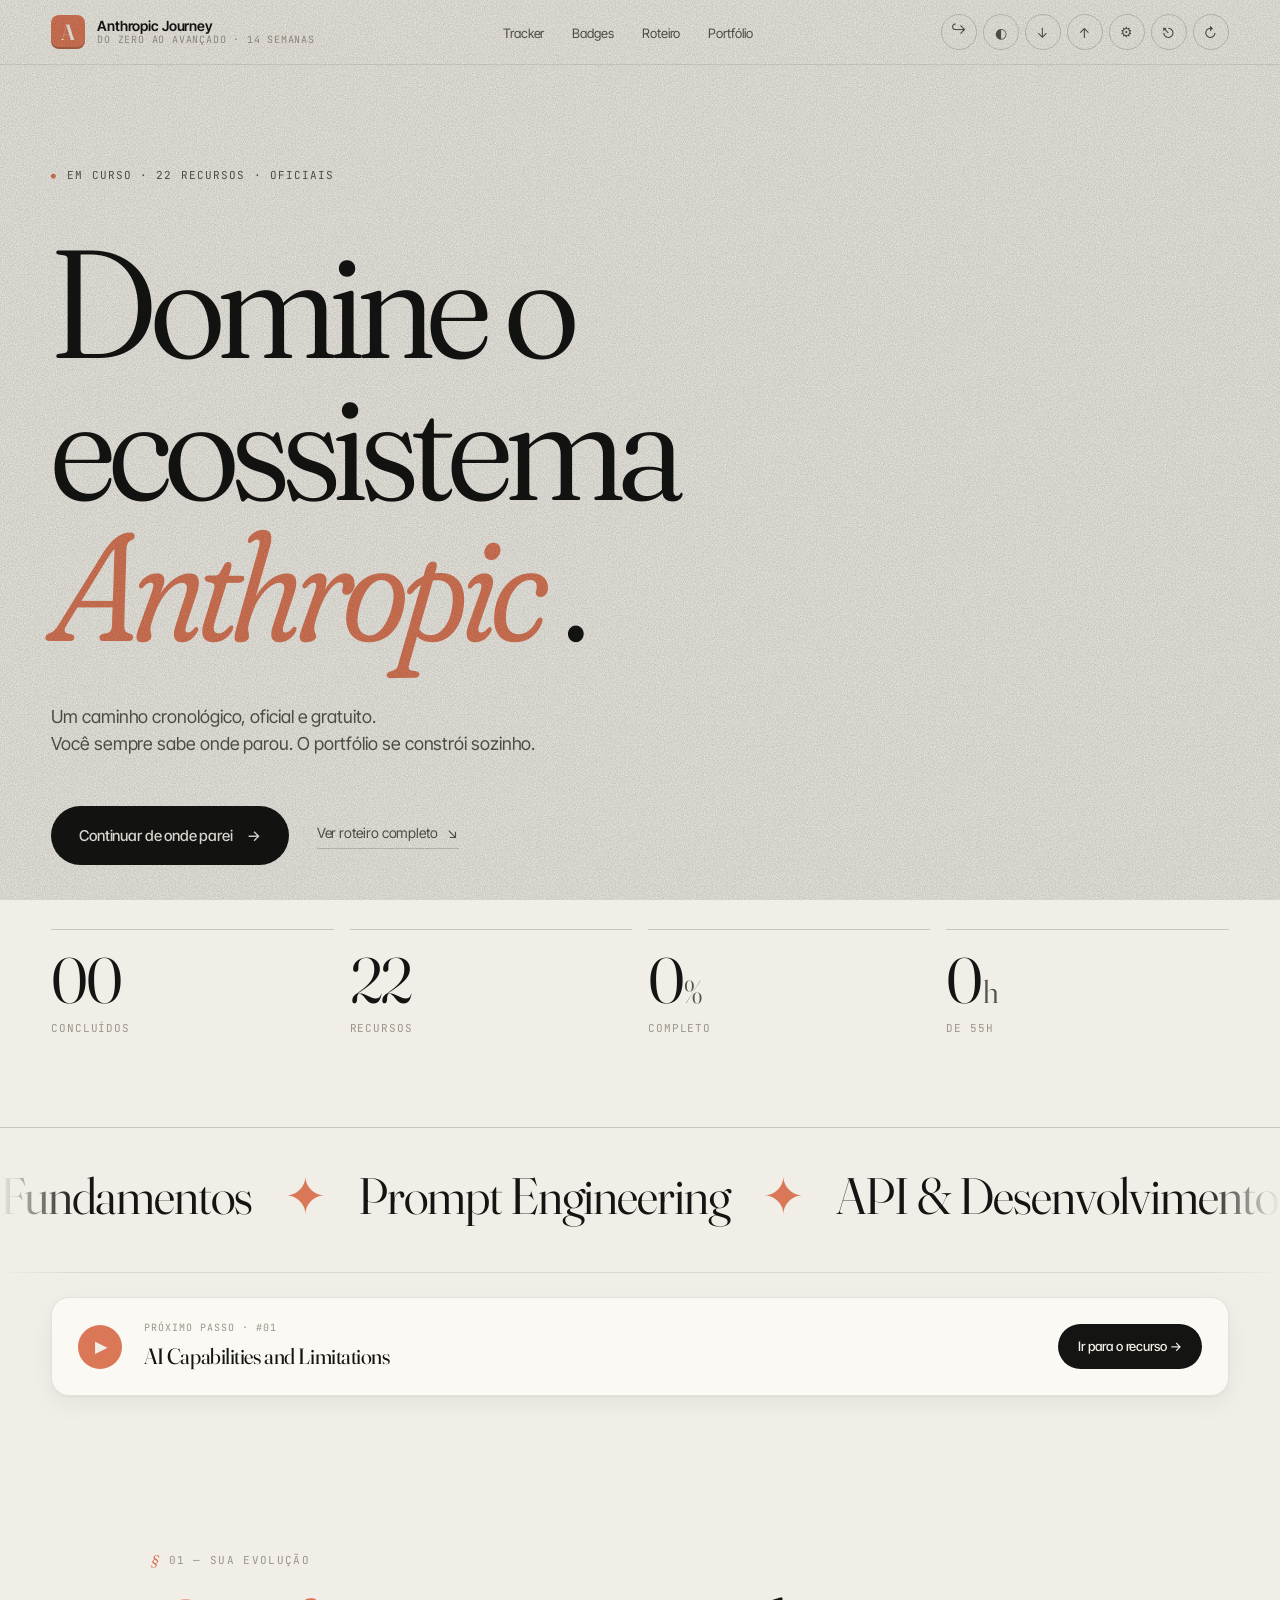
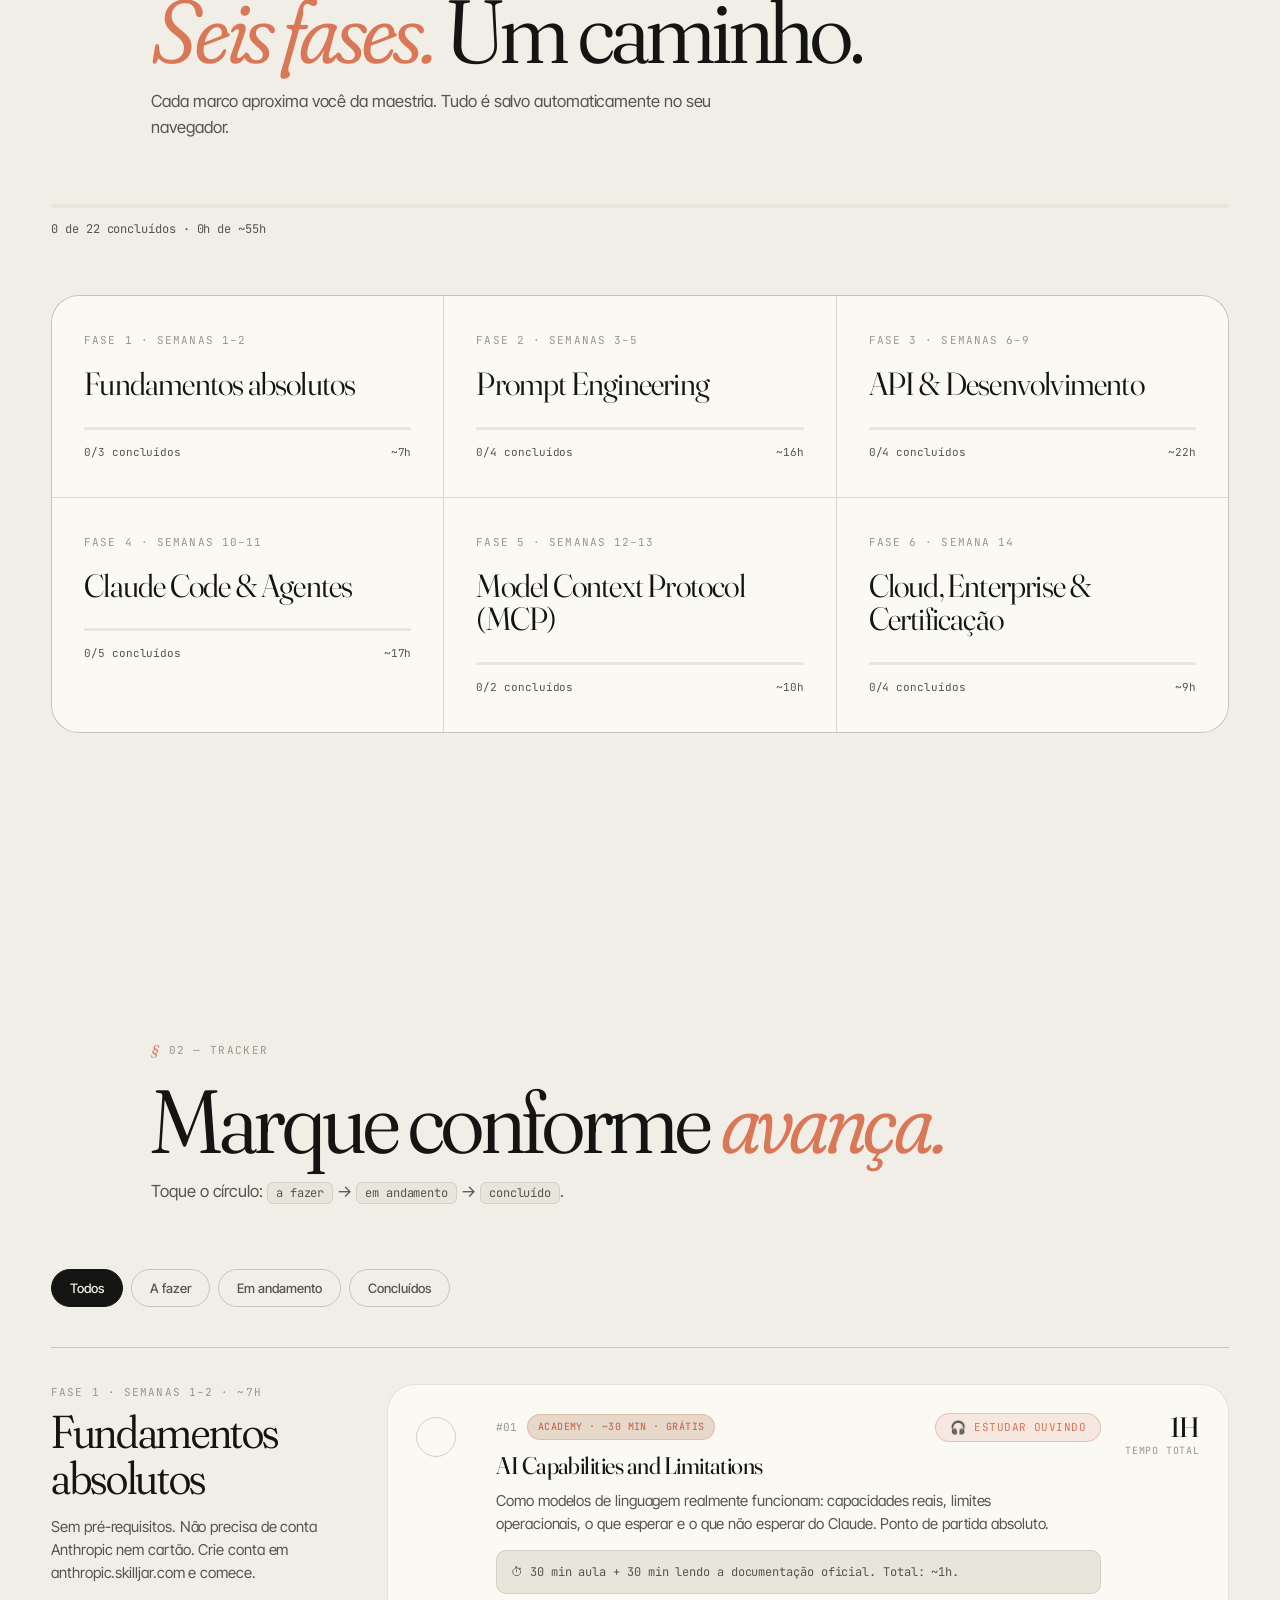
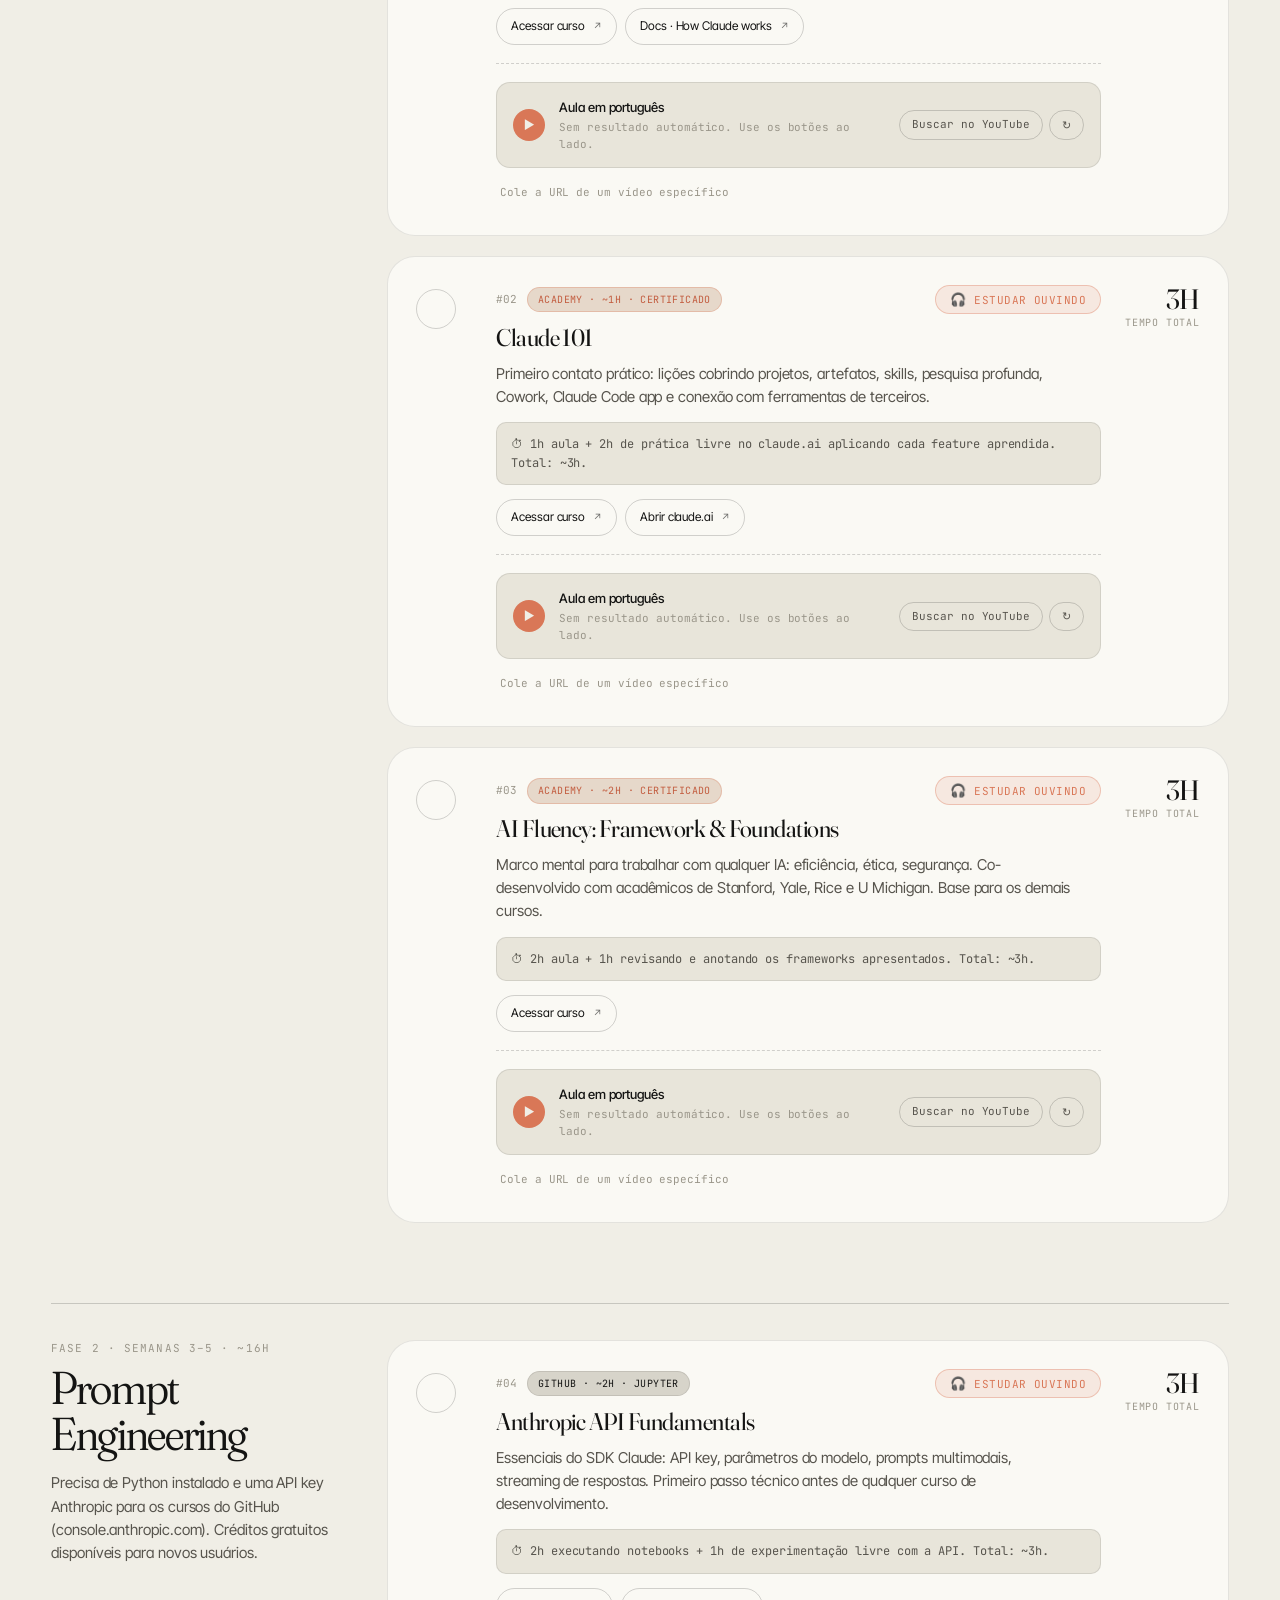
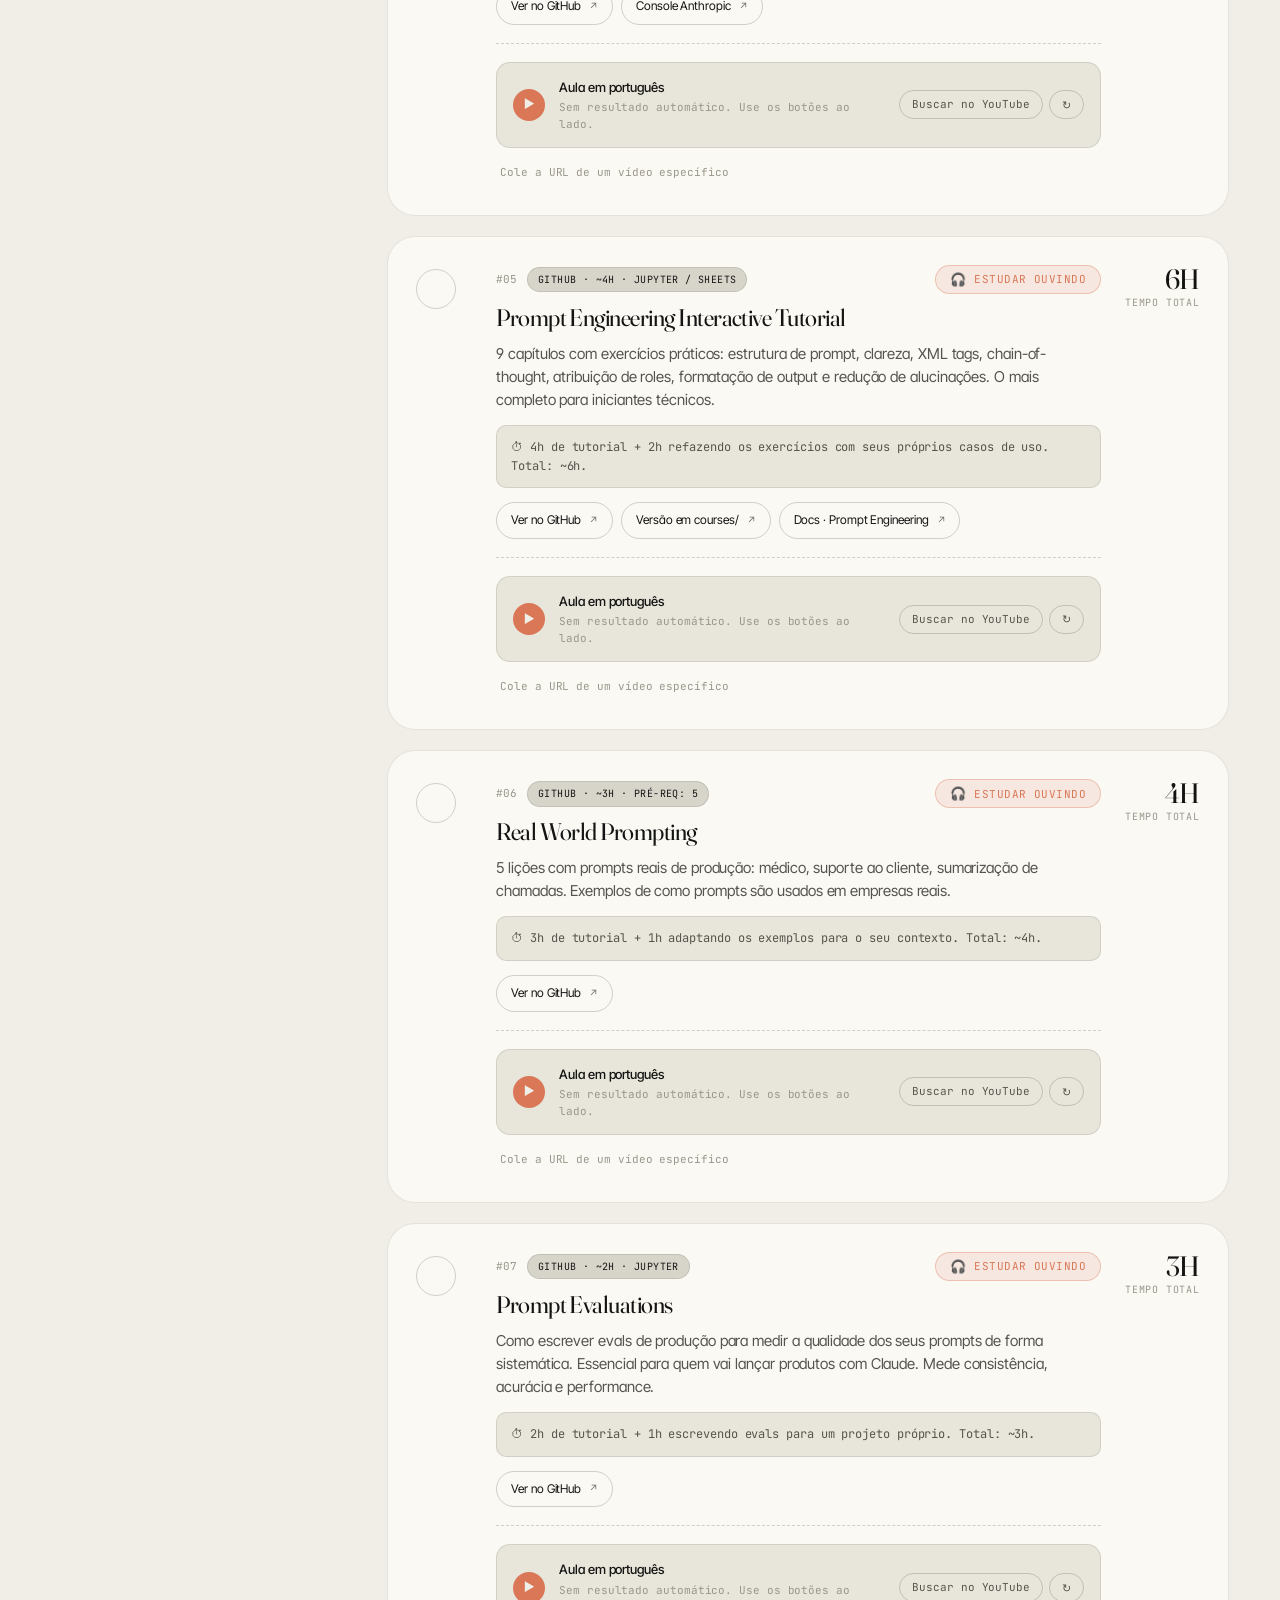
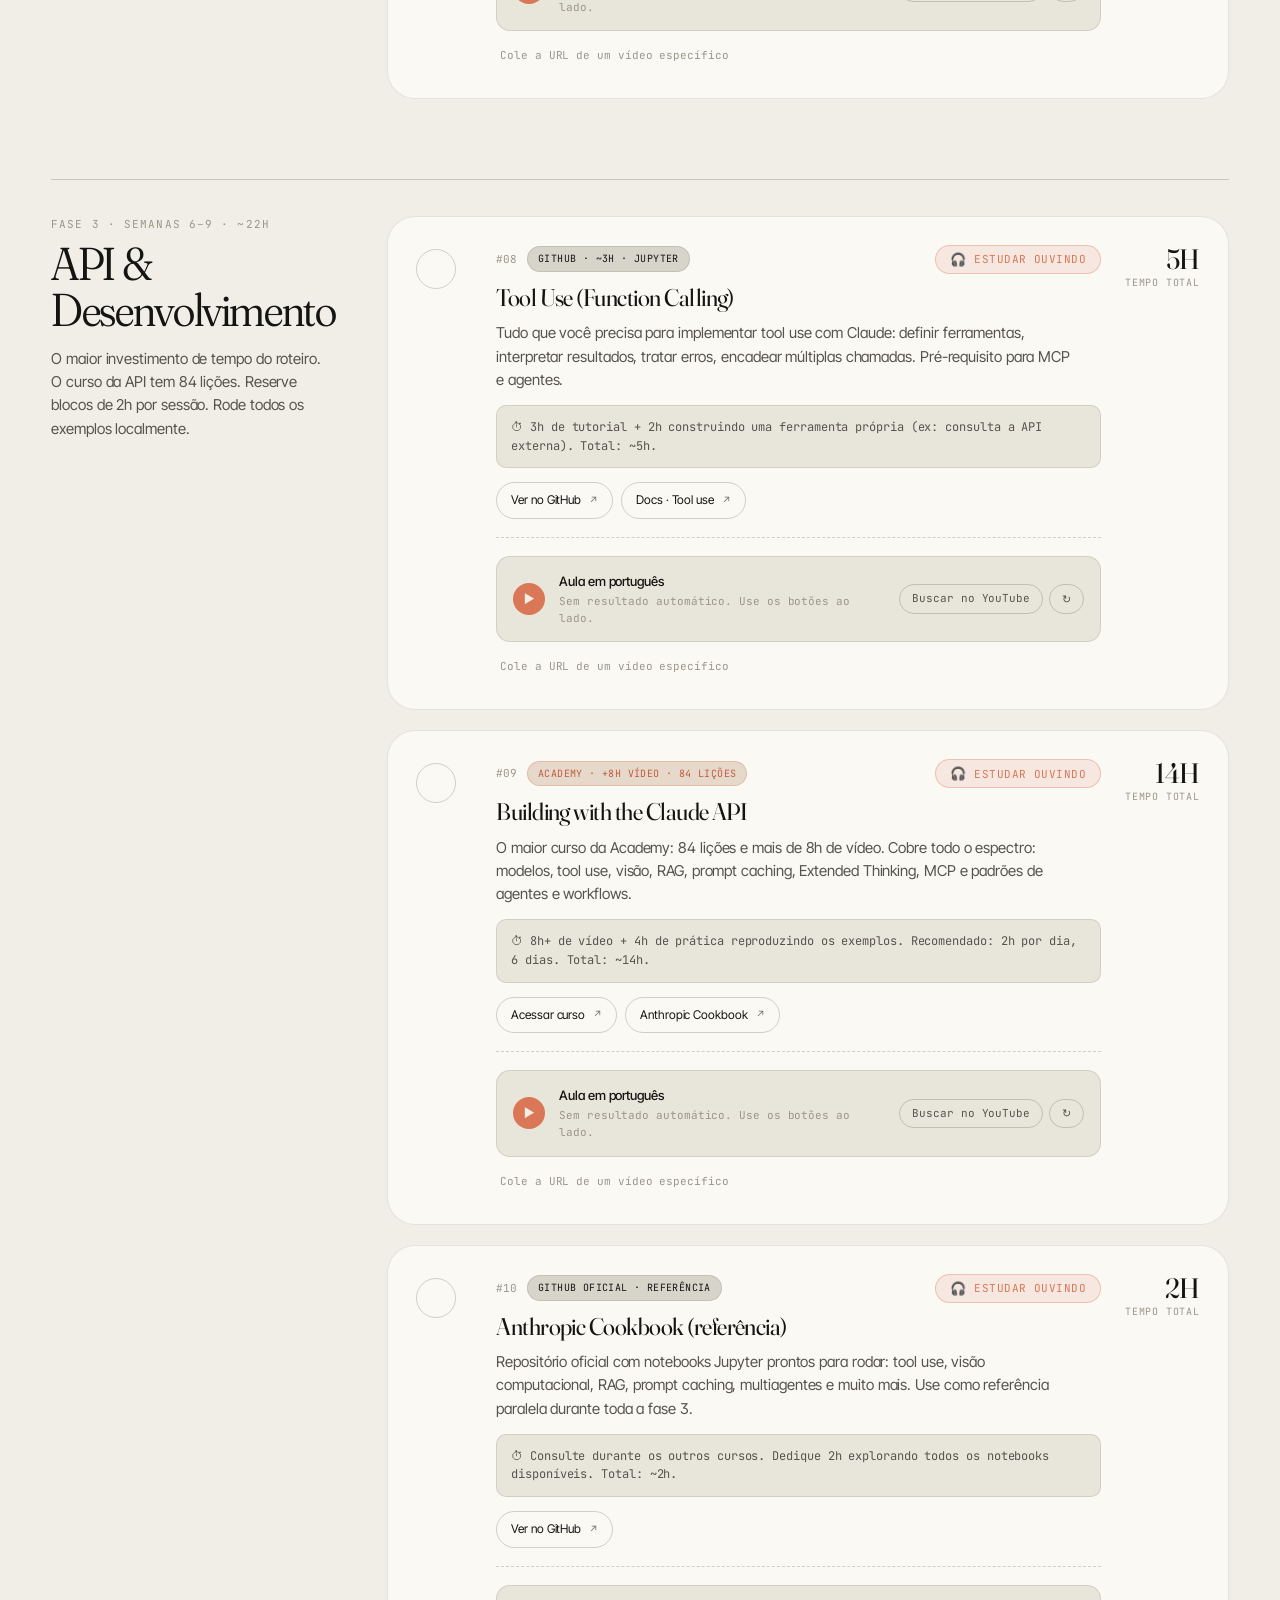
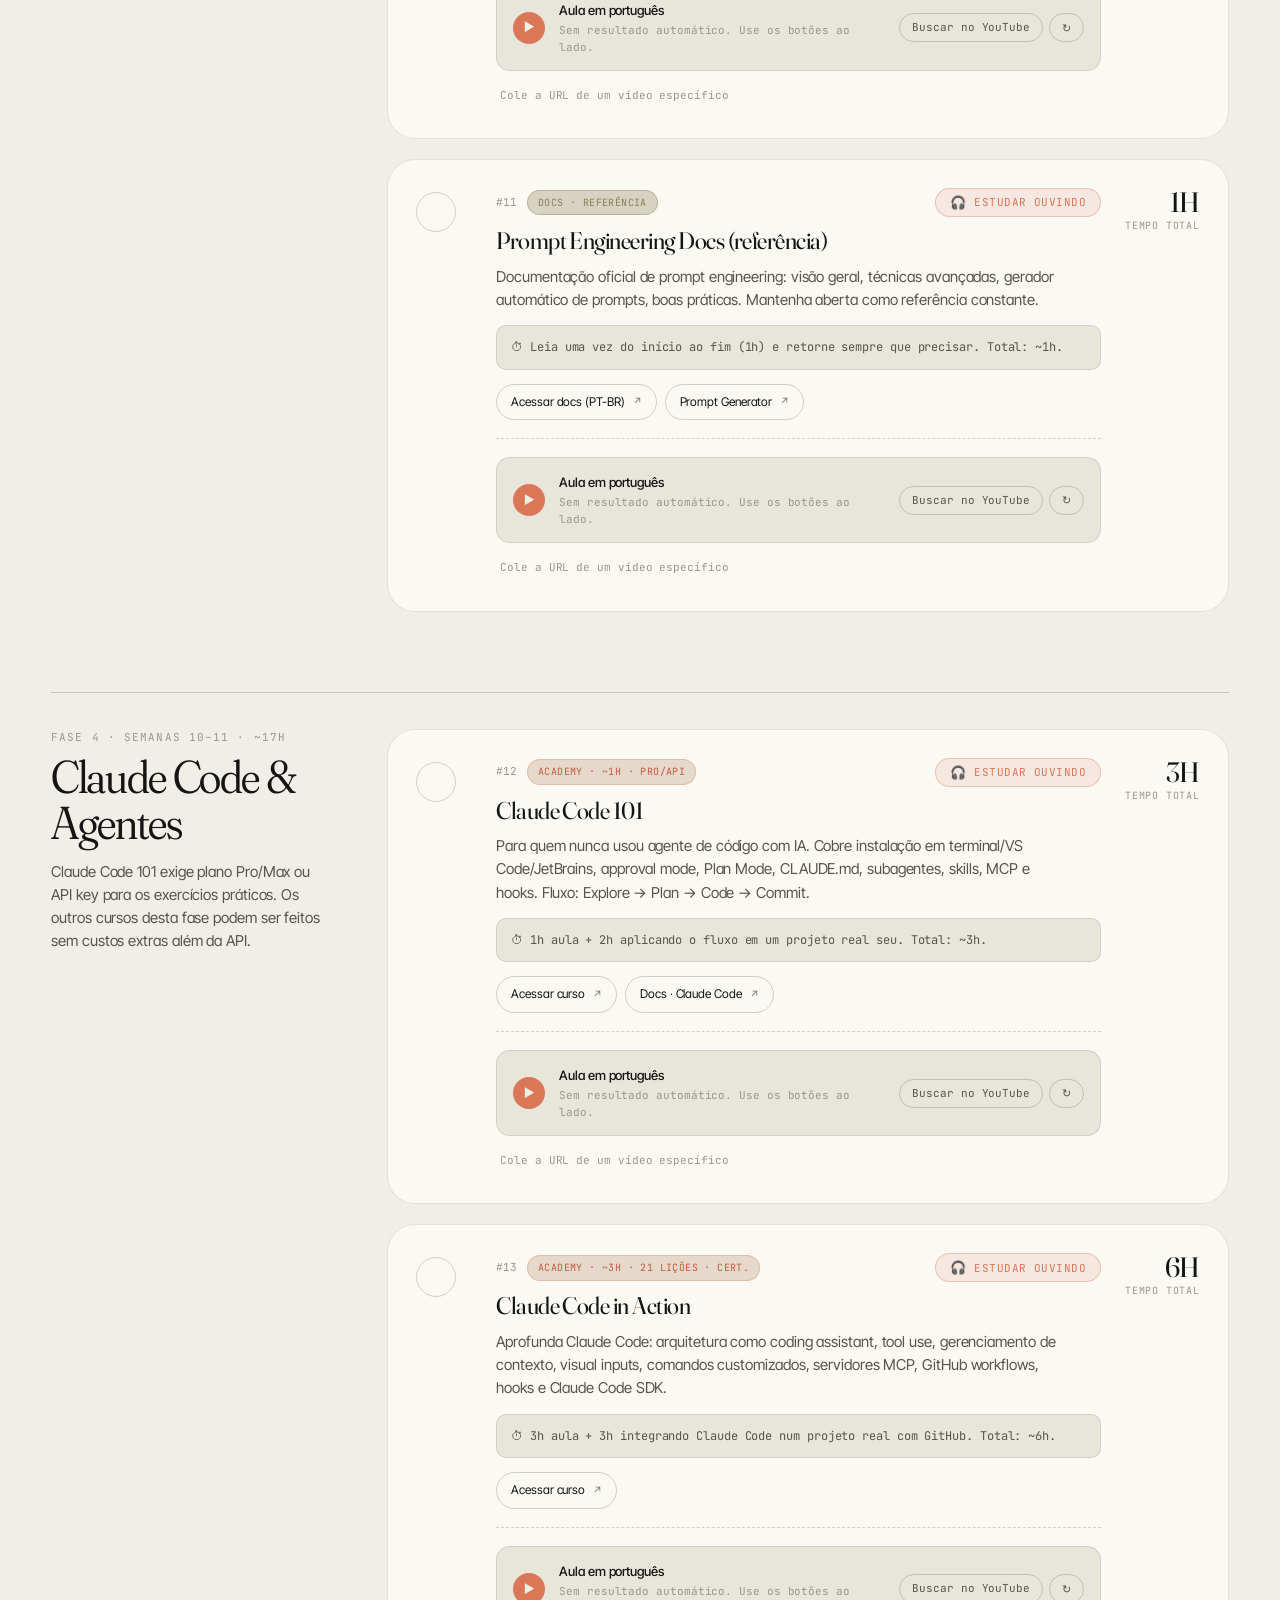
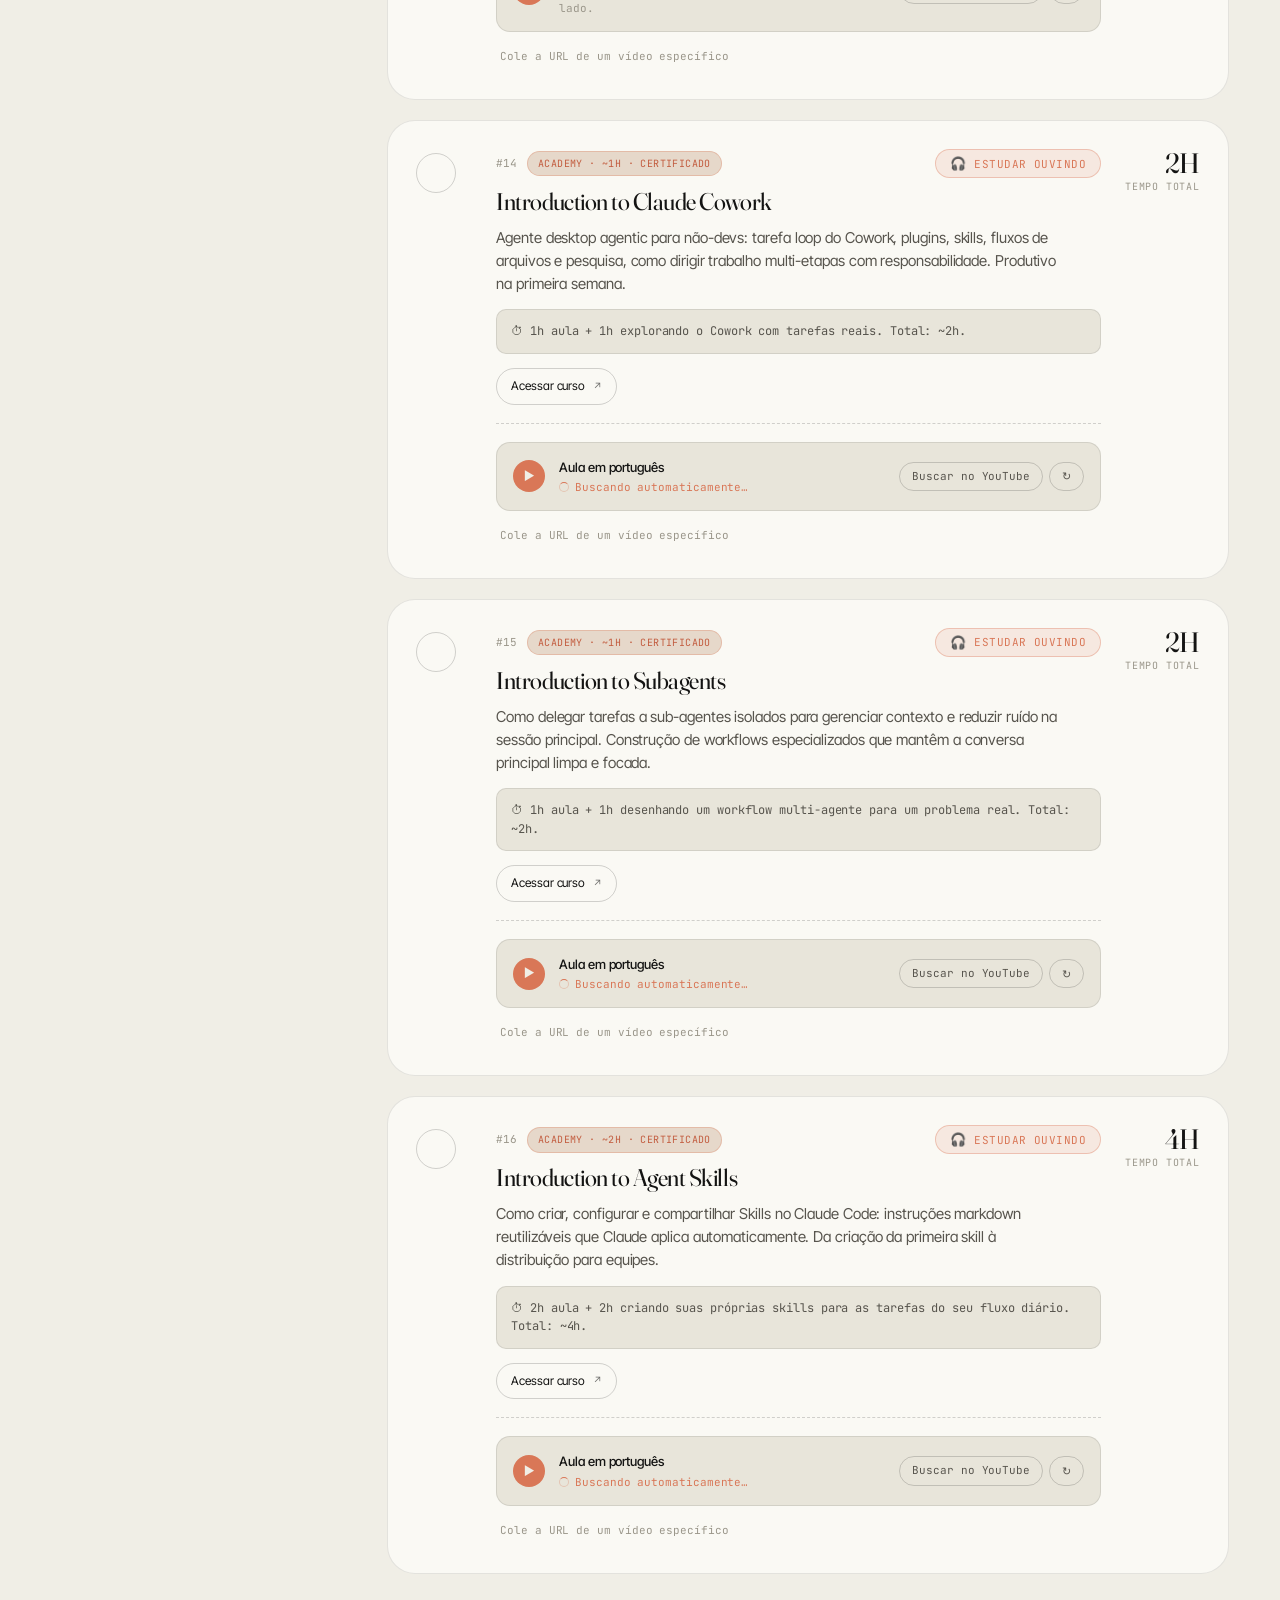
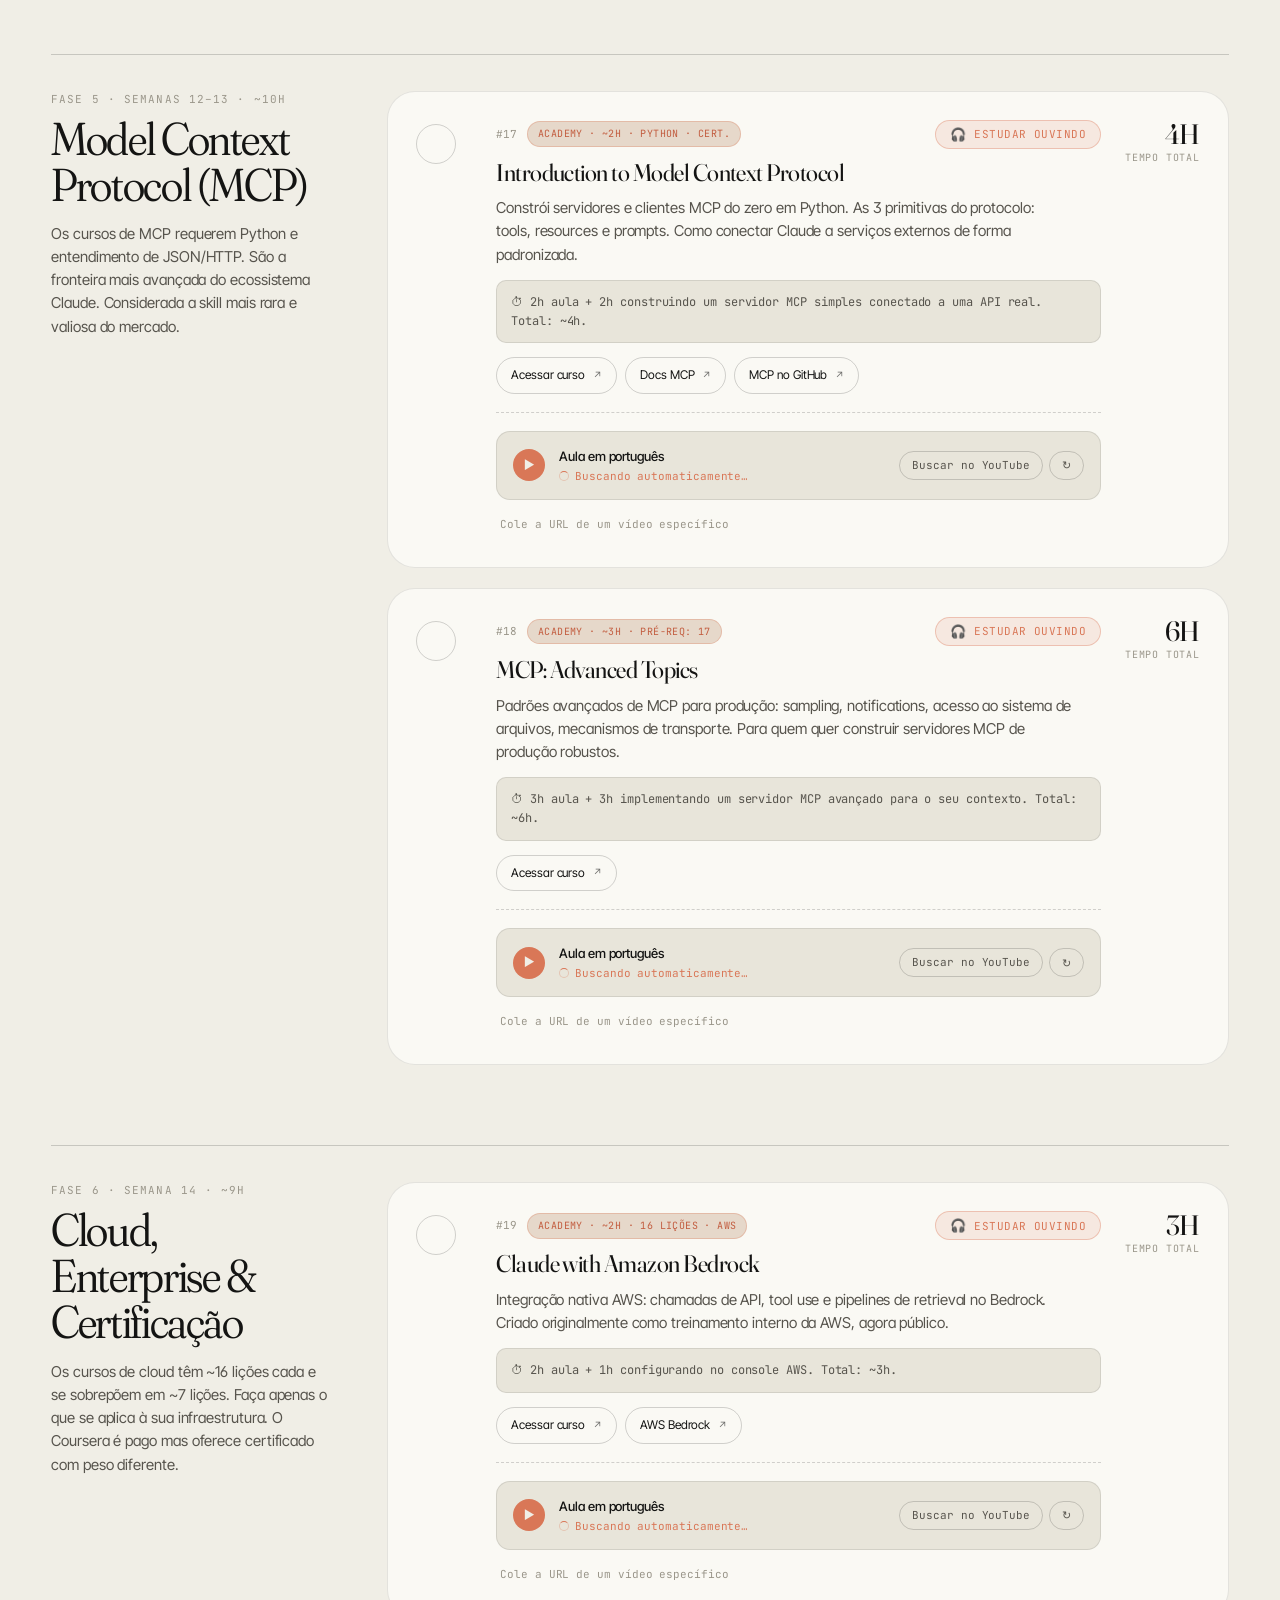
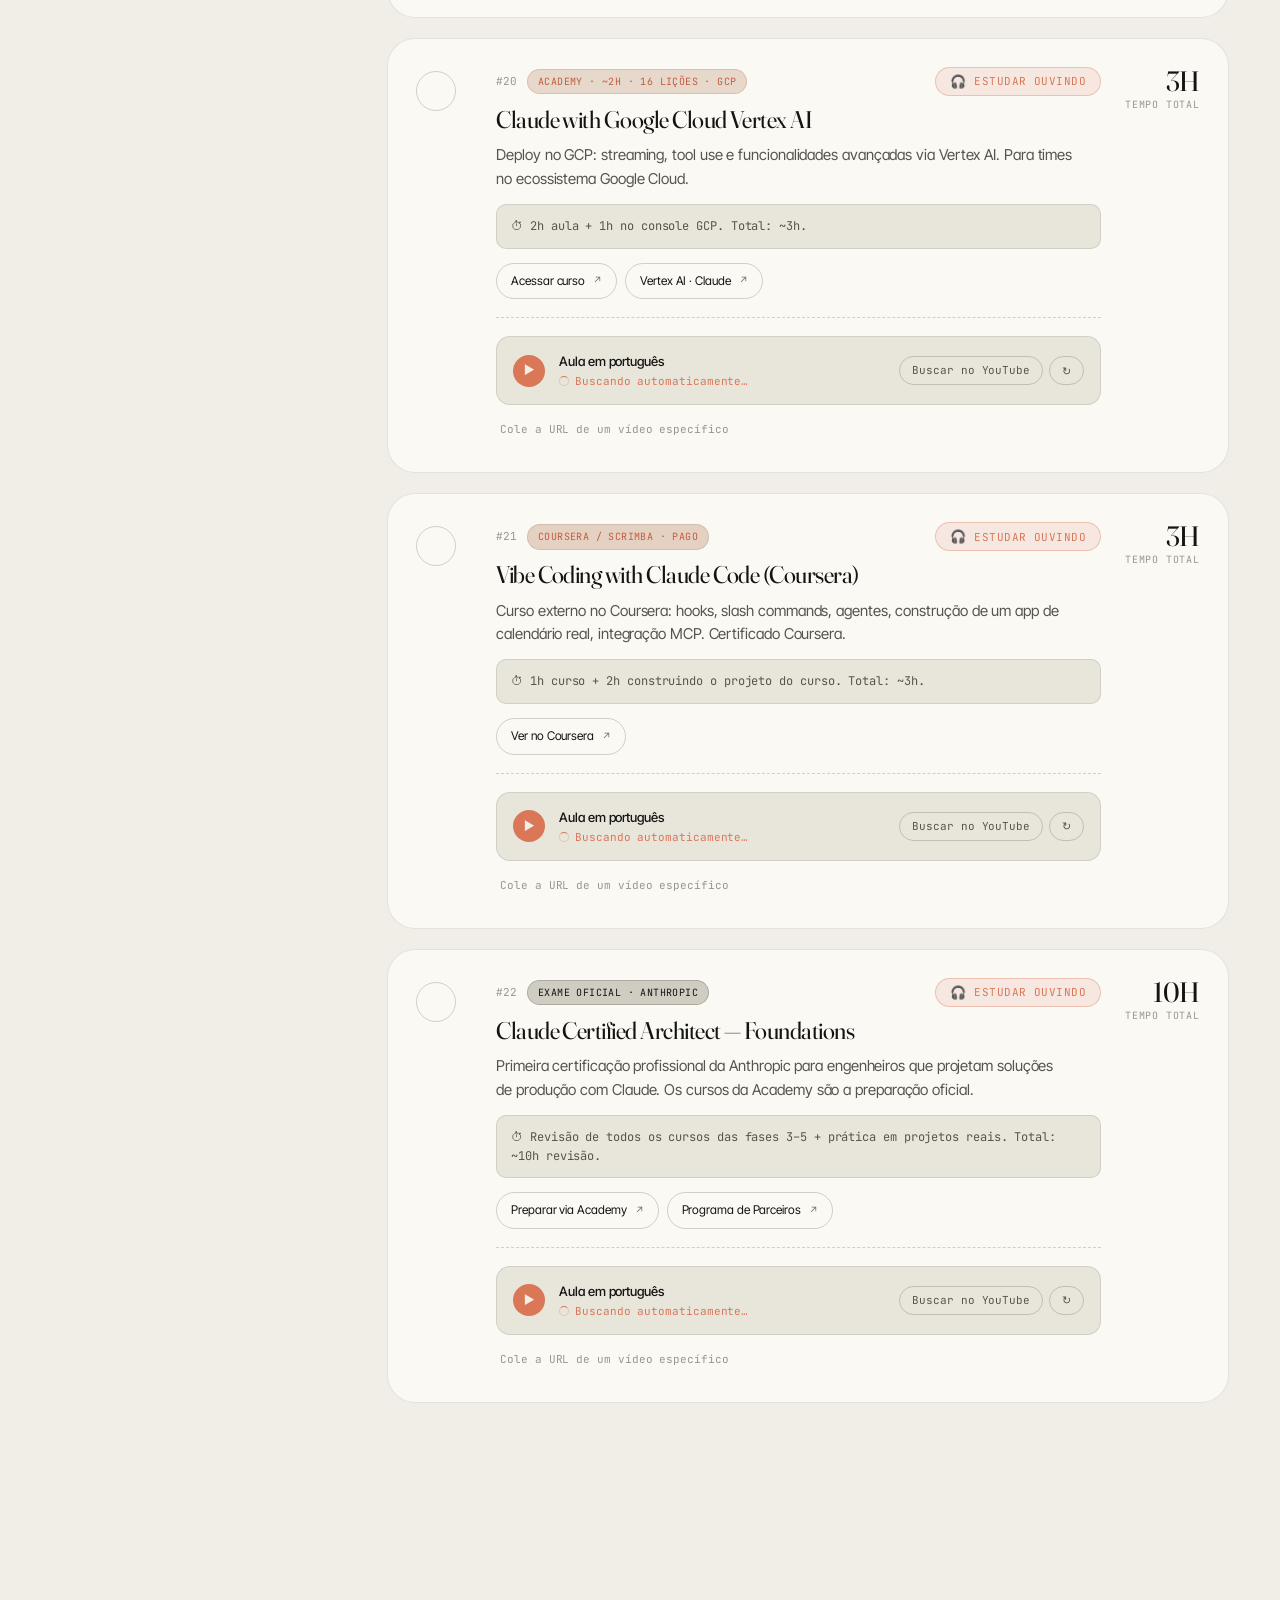
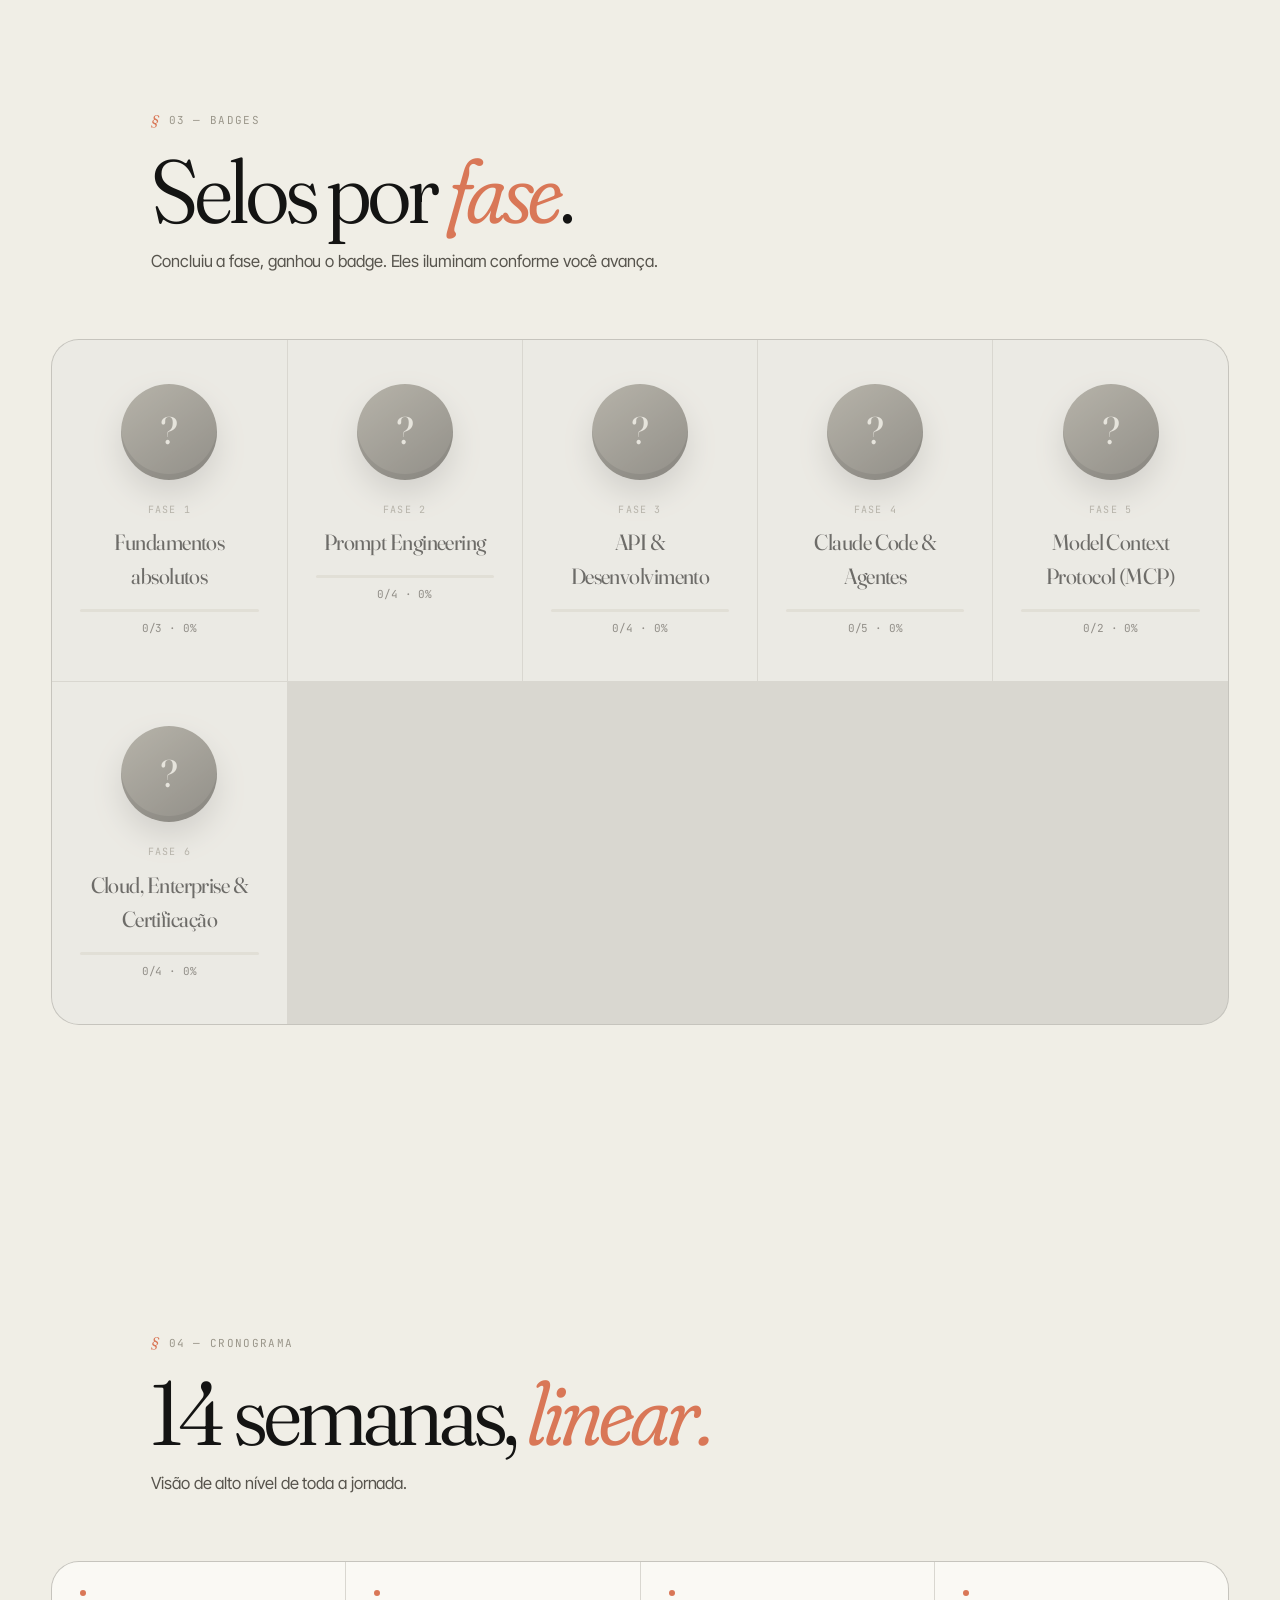
<file: index.html>
<!DOCTYPE html>
<html lang="pt-BR">
<head>
  <meta charset="UTF-8" />
  <meta name="viewport" content="width=device-width, initial-scale=1.0, viewport-fit=cover" />
  <meta name="theme-color" content="#F0EEE6" />
  <meta name="description" content="Jornada do zero ao avançado no ecossistema Anthropic e Claude. Tracker de evolução e portfólio editorial." />
  <title>Anthropic Journey — do zero ao avançado</title>

  <link rel="preconnect" href="https://fonts.googleapis.com" />
  <link rel="preconnect" href="https://fonts.gstatic.com" crossorigin />
  <!-- Fraunces (display serif, optical size & weight variable) + Inter Tight + JetBrains Mono -->
  <link href="https://fonts.googleapis.com/css2?family=Fraunces:opsz,wght,SOFT,WONK@9..144,300..900,0..100,0..1&family=Inter+Tight:wght@300;400;500;600;700&family=JetBrains+Mono:wght@400;500&display=swap" rel="stylesheet" />

  <link rel="stylesheet" href="styles.css" />
  <link rel="icon" href="data:image/svg+xml,%3Csvg xmlns='http://www.w3.org/2000/svg' viewBox='0 0 100 100'%3E%3Crect width='100' height='100' rx='22' fill='%23D97757'/%3E%3Ctext x='50' y='70' text-anchor='middle' font-family='Georgia,serif' font-size='62' fill='%23F0EEE6' font-weight='600'%3EA%3C/text%3E%3C/svg%3E" />

  <!-- Aplica tema claro como padrão antes da página renderizar -->
  <script>
    (function() {
      try {
        var t = localStorage.getItem("anthropic-journey-theme");
        document.documentElement.setAttribute("data-theme", t === "dark" ? "dark" : "light");
      } catch (e) {
        document.documentElement.setAttribute("data-theme", "light");
      }
    })();
  </script>
</head>
<body>
  <!-- Grain texture overlay (SVG noise) -->
  <div class="grain" aria-hidden="true"></div>

  <!-- ====== NAV ====== -->
  <nav class="nav" id="nav">
    <div class="nav__inner">
      <a class="nav__brand" href="#top" aria-label="Início">
        <span class="nav__mark">A</span>
        <span class="nav__brand-text">
          <span class="nav__title">Anthropic Journey</span>
          <span class="nav__caption">do zero ao avançado · 14 semanas</span>
        </span>
      </a>
      <ul class="nav__links">
        <li><a href="#tracker">Tracker</a></li>
        <li><a href="#badges">Badges</a></li>
        <li><a href="#roadmap">Roteiro</a></li>
        <li><a href="#portfolio">Portfólio</a></li>
      </ul>
      <div class="nav__tools">
        <span class="nav__user" id="navUser" hidden></span>
        <a class="nav__icon nav__icon--login" id="loginBtn" href="login.html" title="Entrar" hidden>↪</a>
        <button class="nav__icon" id="themeBtn" title="Alternar tema" aria-label="Alternar tema">◐</button>
        <button class="nav__icon" id="exportBtn" title="Exportar progresso (JSON)" aria-label="Exportar progresso">↓</button>
        <button class="nav__icon" id="importBtn" title="Importar progresso (JSON)" aria-label="Importar progresso">↑</button>
        <a class="nav__icon" id="adminLink" href="admin.html" title="Painel administrativo" hidden>⚙</a>
        <button class="nav__icon" id="logoutBtn" title="Sair" hidden>⎋</button>
        <button class="nav__icon" id="resetBtn" title="Resetar progresso" aria-label="Resetar progresso">↻</button>
        <input type="file" id="importInput" accept="application/json,.json" hidden />
      </div>
    </div>
  </nav>

  <!-- ====== HERO ====== -->
  <header class="hero" id="top">
    <div class="hero__grid">
      <aside class="hero__meta">
        <span class="tick">●</span>
        <span class="hero__meta-text">Em curso · 22 recursos · oficiais</span>
      </aside>

      <h1 class="hero__title">
        <span class="word" data-w="1">Domine</span>
        <span class="word" data-w="2">o</span><br/>
        <span class="word" data-w="3">ecossistema</span><br/>
        <span class="hero__accent">
          <em class="hero__em">Anthropic</em>
          <span class="word" data-w="5">.</span>
        </span>
      </h1>

      <p class="hero__lead">
        Um caminho cronológico, oficial e gratuito.<br/>
        Você sempre sabe onde parou. O portfólio se constrói sozinho.
      </p>

      <div class="hero__actions">
        <a class="cta" href="#tracker" data-magnetic>
          <span class="cta__label">Continuar de onde parei</span>
          <span class="cta__arrow" aria-hidden="true">→</span>
        </a>
        <a class="link-quiet" href="#roadmap">
          Ver roteiro completo
          <span aria-hidden="true">↘</span>
        </a>
      </div>

      <div class="hero__stats" id="heroMetrics">
        <div class="stat">
          <span class="stat__num" id="m_done">00</span>
          <span class="stat__lbl">concluídos</span>
        </div>
        <div class="stat">
          <span class="stat__num" id="m_total">22</span>
          <span class="stat__lbl">recursos</span>
        </div>
        <div class="stat">
          <span class="stat__num" id="m_pct">0<small>%</small></span>
          <span class="stat__lbl">completo</span>
        </div>
        <div class="stat">
          <span class="stat__num" id="m_hours">0<small>h</small></span>
          <span class="stat__lbl">de 55h</span>
        </div>
      </div>
    </div>

    <div class="hero__rule" aria-hidden="true"></div>

    <!-- Marquee infinito -->
    <div class="marquee" aria-hidden="true">
      <div class="marquee__track">
        <span>Fundamentos</span><span class="dot">✦</span>
        <span>Prompt Engineering</span><span class="dot">✦</span>
        <span>API & Desenvolvimento</span><span class="dot">✦</span>
        <span>Claude Code</span><span class="dot">✦</span>
        <span>Agentes</span><span class="dot">✦</span>
        <span>Model Context Protocol</span><span class="dot">✦</span>
        <span>Cloud & Enterprise</span><span class="dot">✦</span>
        <span>Certificação</span><span class="dot">✦</span>
        <!-- duplicado para loop perfeito -->
        <span>Fundamentos</span><span class="dot">✦</span>
        <span>Prompt Engineering</span><span class="dot">✦</span>
        <span>API & Desenvolvimento</span><span class="dot">✦</span>
        <span>Claude Code</span><span class="dot">✦</span>
        <span>Agentes</span><span class="dot">✦</span>
        <span>Model Context Protocol</span><span class="dot">✦</span>
        <span>Cloud & Enterprise</span><span class="dot">✦</span>
        <span>Certificação</span><span class="dot">✦</span>
      </div>
    </div>
  </header>

  <!-- Continue de onde parou -->
  <section class="resume" id="resume" aria-live="polite"></section>

  <!-- ====== STATS / FASES ====== -->
  <section class="block reveal" id="stats">
    <div class="block__head container">
      <span class="kicker"><i>§</i> 01 — Sua evolução</span>
      <h2 class="block__title"><em>Seis fases.</em> Um caminho.</h2>
      <p class="block__lead">Cada marco aproxima você da maestria. Tudo é salvo automaticamente no seu navegador.</p>
    </div>
    <div class="container">
      <div class="overall">
        <div class="overall__bar"><div class="overall__fill" id="overallFill"></div></div>
        <div class="overall__lbl"><span id="overallLabel">0 de 22 concluídos</span></div>
      </div>
      <div class="phases-grid" id="phasesGrid"></div>
    </div>
  </section>

  <!-- ====== TRACKER ====== -->
  <section class="block reveal" id="tracker">
    <div class="block__head container">
      <span class="kicker"><i>§</i> 02 — Tracker</span>
      <h2 class="block__title">Marque conforme <em>avança.</em></h2>
      <p class="block__lead">Toque o círculo: <span class="key">a fazer</span> → <span class="key">em andamento</span> → <span class="key">concluído</span>.</p>
    </div>
    <div class="container">
      <div class="filters" role="tablist" aria-label="Filtrar por status">
        <button class="chip is-active" data-filter="all" role="tab">Todos</button>
        <button class="chip" data-filter="todo" role="tab">A fazer</button>
        <button class="chip" data-filter="doing" role="tab">Em andamento</button>
        <button class="chip" data-filter="done" role="tab">Concluídos</button>
      </div>
      <div class="phases" id="phases"></div>
    </div>
  </section>

  <!-- ====== BADGES ====== -->
  <section class="block reveal" id="badges">
    <div class="block__head container">
      <span class="kicker"><i>§</i> 03 — Badges</span>
      <h2 class="block__title">Selos por <em>fase</em>.</h2>
      <p class="block__lead">Concluiu a fase, ganhou o badge. Eles iluminam conforme você avança.</p>
    </div>
    <div class="container"><div class="badges-grid" id="badgesGrid"></div></div>
  </section>

  <!-- ====== ROADMAP ====== -->
  <section class="block reveal" id="roadmap">
    <div class="block__head container">
      <span class="kicker"><i>§</i> 04 — Cronograma</span>
      <h2 class="block__title">14 semanas, <em>linear.</em></h2>
      <p class="block__lead">Visão de alto nível de toda a jornada.</p>
    </div>
    <div class="container"><div class="timeline" id="timeline"></div></div>
  </section>

  <!-- ====== PORTFOLIO ====== -->
  <section class="block portfolio reveal" id="portfolio">
    <div class="block__head container">
      <span class="kicker"><i>§</i> 05 — Portfólio</span>
      <h2 class="block__title">Conhecimento <em>público.</em></h2>
      <p class="block__lead">Para o público geral. Construído automaticamente conforme você conclui cada curso.</p>
    </div>
    <div class="container">
      <div id="portfolioBody"></div>

      <div class="github-section hidden" id="githubSection">
        <div class="github-head">
          <span class="kicker"><i>§</i> 06 — GitHub</span>
          <h3 class="github-title">Projetos no <em>GitHub</em>.</h3>
          <p class="github-sub">Conecte seu usuário público para que seus repositórios apareçam aqui.</p>
        </div>
        <form class="github-form" id="githubForm" autocomplete="off">
          <input type="text" id="githubInput" placeholder="seu-usuario-no-github" spellcheck="false" />
          <button type="submit" class="cta cta--sm" data-magnetic><span class="cta__label">Conectar</span><span class="cta__arrow">→</span></button>
          <button type="button" class="link-quiet" id="githubClear">Desconectar</button>
        </form>
        <div class="github-status" id="githubStatus"></div>
        <div class="github-grid" id="githubGrid"></div>
      </div>
    </div>
  </section>

  <!-- ====== FOOTER ====== -->
  <footer class="footer">
    <div class="container footer__inner">
      <div class="footer__big">
        <em>Feito com</em><br/>foco e <em>silêncio</em>.
      </div>
      <div class="footer__cols">
        <div>
          <span class="footer__lbl">Conteúdo</span>
          <p>Anthropic Academy · GitHub · Docs oficiais</p>
        </div>
        <div>
          <span class="footer__lbl">Hospedagem</span>
          <p>GitHub Pages · Deploy automático via Actions</p>
        </div>
        <div>
          <span class="footer__lbl">Tipografia</span>
          <p>Fraunces · Inter Tight · JetBrains Mono</p>
        </div>
      </div>
    </div>
  </footer>

  <!-- Toast feedback -->
  <div class="toast" id="toast" role="status" aria-live="polite"></div>

  <!-- Audiobook modal: ouvir o conteúdo do curso em PT-BR -->
  <div class="audiobook" id="audiobook" role="dialog" aria-modal="true" aria-labelledby="abTitle" hidden>
    <div class="audiobook__backdrop" data-close></div>
    <div class="audiobook__panel" role="document">
      <header class="audiobook__head">
        <div>
          <span class="audiobook__kicker" id="abKicker">Estudo em áudio</span>
          <h2 class="audiobook__title" id="abTitle">Curso</h2>
        </div>
        <button class="audiobook__close" data-close aria-label="Fechar">✕</button>
      </header>

      <div class="audiobook__body" id="abBody"></div>

      <footer class="audiobook__player">
        <button class="ab-btn" id="abBack" aria-label="Voltar 15 segundos">«15</button>
        <button class="ab-btn ab-btn--big" id="abPlay" aria-label="Tocar">▶</button>
        <button class="ab-btn" id="abFwd" aria-label="Avançar 15 segundos">15»</button>
        <div class="audiobook__info">
          <div class="audiobook__progress"><span id="abProgress"></span></div>
          <div class="audiobook__meta"><span id="abMeta">Pronto para ouvir · escolha uma voz em português abaixo</span></div>
        </div>
        <label class="audiobook__select">
          <span>Voz</span>
          <select id="abVoice" aria-label="Voz"></select>
        </label>
        <label class="audiobook__select">
          <span>Velocidade</span>
          <select id="abRate" aria-label="Velocidade">
            <option value="0.85">0.85×</option>
            <option value="1" selected>1.0×</option>
            <option value="1.15">1.15×</option>
            <option value="1.3">1.3×</option>
            <option value="1.5">1.5×</option>
            <option value="1.75">1.75×</option>
            <option value="2">2.0×</option>
          </select>
        </label>
      </footer>
    </div>
  </div>

  <script src="data.js"></script>
  <script src="audiobook.js"></script>
  <script src="auth.js"></script>
  <script src="script.js"></script>
</body>
</html>
</file>
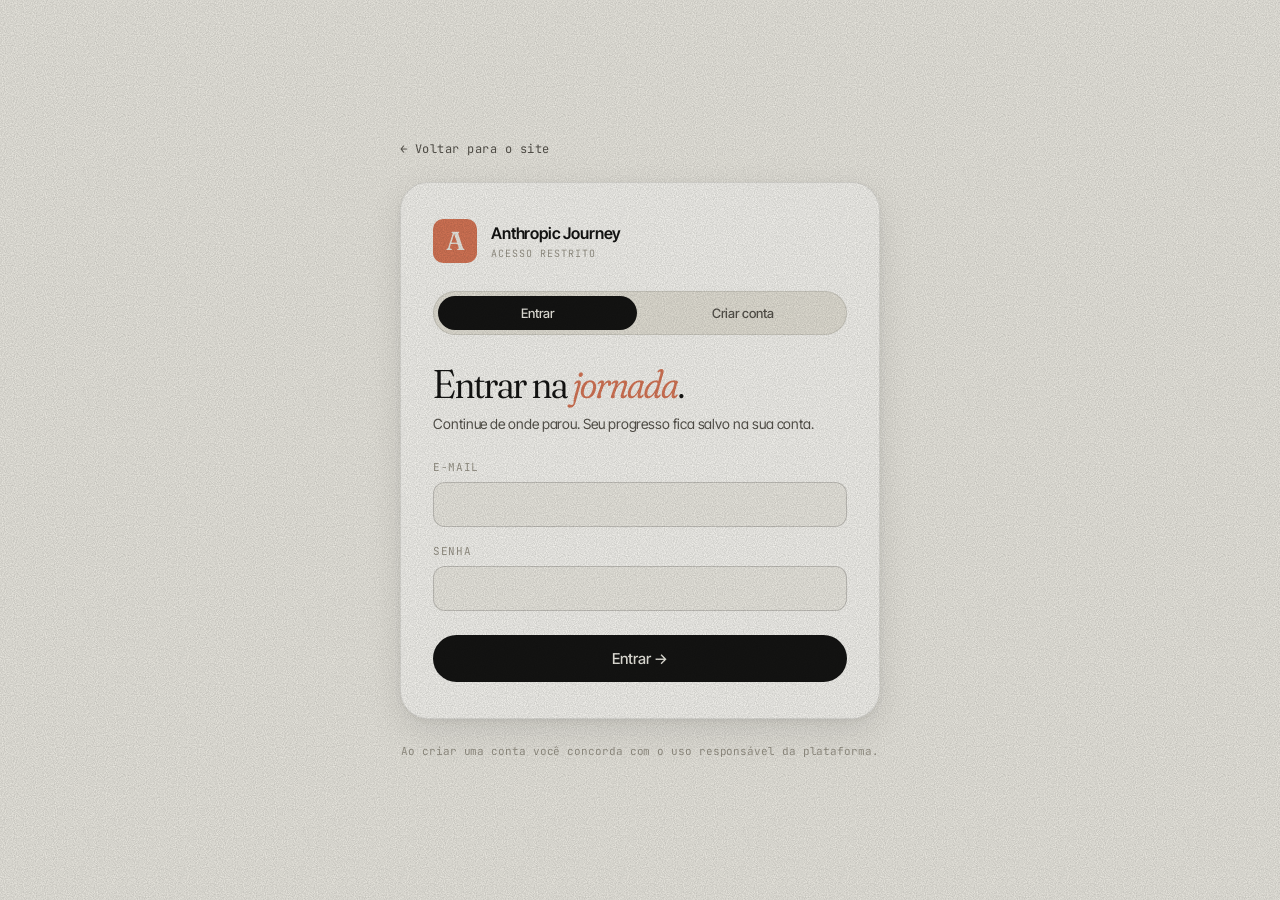
<file: admin.html>
<!DOCTYPE html>
<html lang="pt-BR">
<head>
  <meta charset="UTF-8" />
  <meta name="viewport" content="width=device-width, initial-scale=1.0" />
  <title>Admin — Anthropic Journey</title>
  <link rel="preconnect" href="https://fonts.googleapis.com" />
  <link rel="preconnect" href="https://fonts.gstatic.com" crossorigin />
  <link href="https://fonts.googleapis.com/css2?family=Fraunces:opsz,wght@9..144,300..700&family=Inter+Tight:wght@400;500;600&family=JetBrains+Mono:wght@400&display=swap" rel="stylesheet" />
  <link rel="stylesheet" href="styles.css" />
  <link rel="icon" href="data:image/svg+xml,%3Csvg xmlns='http://www.w3.org/2000/svg' viewBox='0 0 100 100'%3E%3Crect width='100' height='100' rx='22' fill='%23141413'/%3E%3Ctext x='50' y='70' text-anchor='middle' font-family='Georgia,serif' font-size='62' fill='%23F0EEE6' font-weight='600'%3EA%3C/text%3E%3C/svg%3E" />
  <script>
    (function() {
      try {
        var t = localStorage.getItem("anthropic-journey-theme");
        document.documentElement.setAttribute("data-theme", t === "dark" ? "dark" : "light");
      } catch (e) {
        document.documentElement.setAttribute("data-theme", "light");
      }
    })();
  </script>
</head>
<body>
  <div class="grain" aria-hidden="true"></div>

  <nav class="nav">
    <div class="nav__inner">
      <a class="nav__brand" href="index.html">
        <span class="nav__mark">A</span>
        <span class="nav__brand-text">
          <span class="nav__title">Anthropic Journey</span>
          <span class="nav__caption">painel administrativo</span>
        </span>
      </a>
      <ul class="nav__links">
        <li><a href="index.html">Site</a></li>
        <li><a href="#users">Usuários</a></li>
        <li><a href="#activity">Atividades</a></li>
      </ul>
      <div class="nav__tools">
        <span class="admin-who" id="adminWho">—</span>
        <button class="nav__icon" id="logoutBtn" title="Sair">⎋</button>
      </div>
    </div>
  </nav>

  <main class="container admin">
    <header class="admin__head">
      <span class="kicker"><i>§</i> painel — admin</span>
      <h1 class="block__title"><em>Quem</em> está aqui.</h1>
      <p class="block__lead">Aprove novos cadastros, acompanhe progresso individual e veja o histórico de acessos.</p>
    </header>

    <section class="admin__stats" id="adminStats">
      <div class="admin-stat"><span class="admin-stat__num" id="stPending">—</span><span class="admin-stat__lbl">aguardando</span></div>
      <div class="admin-stat"><span class="admin-stat__num" id="stApproved">—</span><span class="admin-stat__lbl">aprovados</span></div>
      <div class="admin-stat"><span class="admin-stat__num" id="stRejected">—</span><span class="admin-stat__lbl">negados</span></div>
      <div class="admin-stat"><span class="admin-stat__num" id="stTotal">—</span><span class="admin-stat__lbl">total</span></div>
    </section>

    <section id="users">
      <h2 class="admin-section-title">Usuários</h2>
      <div class="admin__table-wrap">
        <table class="admin-table">
          <thead>
            <tr>
              <th>Nome</th>
              <th>E-mail</th>
              <th>WhatsApp</th>
              <th>Status</th>
              <th>Função</th>
              <th>Cadastro</th>
              <th>Último acesso</th>
              <th>Progresso</th>
              <th class="admin-table__actions">Ações</th>
            </tr>
          </thead>
          <tbody id="usersBody"><tr><td colspan="9" class="admin-empty">Carregando…</td></tr></tbody>
        </table>
      </div>
    </section>

    <section id="activity">
      <h2 class="admin-section-title">Histórico de acessos (últimos 200)</h2>
      <div class="admin__table-wrap">
        <table class="admin-table">
          <thead>
            <tr>
              <th>Quando</th>
              <th>E-mail</th>
              <th>Ação</th>
              <th>IP</th>
              <th>Navegador</th>
            </tr>
          </thead>
          <tbody id="activityBody"><tr><td colspan="5" class="admin-empty">Carregando…</td></tr></tbody>
        </table>
      </div>
    </section>
  </main>

  <!-- Modal de progresso por usuário -->
  <div class="audiobook" id="progModal" role="dialog" aria-modal="true" hidden>
    <div class="audiobook__backdrop" data-close></div>
    <div class="audiobook__panel" role="document">
      <header class="audiobook__head">
        <div>
          <span class="audiobook__kicker" id="progKicker">progresso individual</span>
          <h2 class="audiobook__title" id="progTitle">—</h2>
        </div>
        <button class="audiobook__close" data-close aria-label="Fechar">✕</button>
      </header>
      <div class="audiobook__body" id="progBody"></div>
    </div>
  </div>

  <div class="toast" id="toast" role="status" aria-live="polite"></div>

  <script src="data.js"></script>
  <script src="auth.js"></script>
  <script src="admin.js"></script>
</body>
</html>
</file>
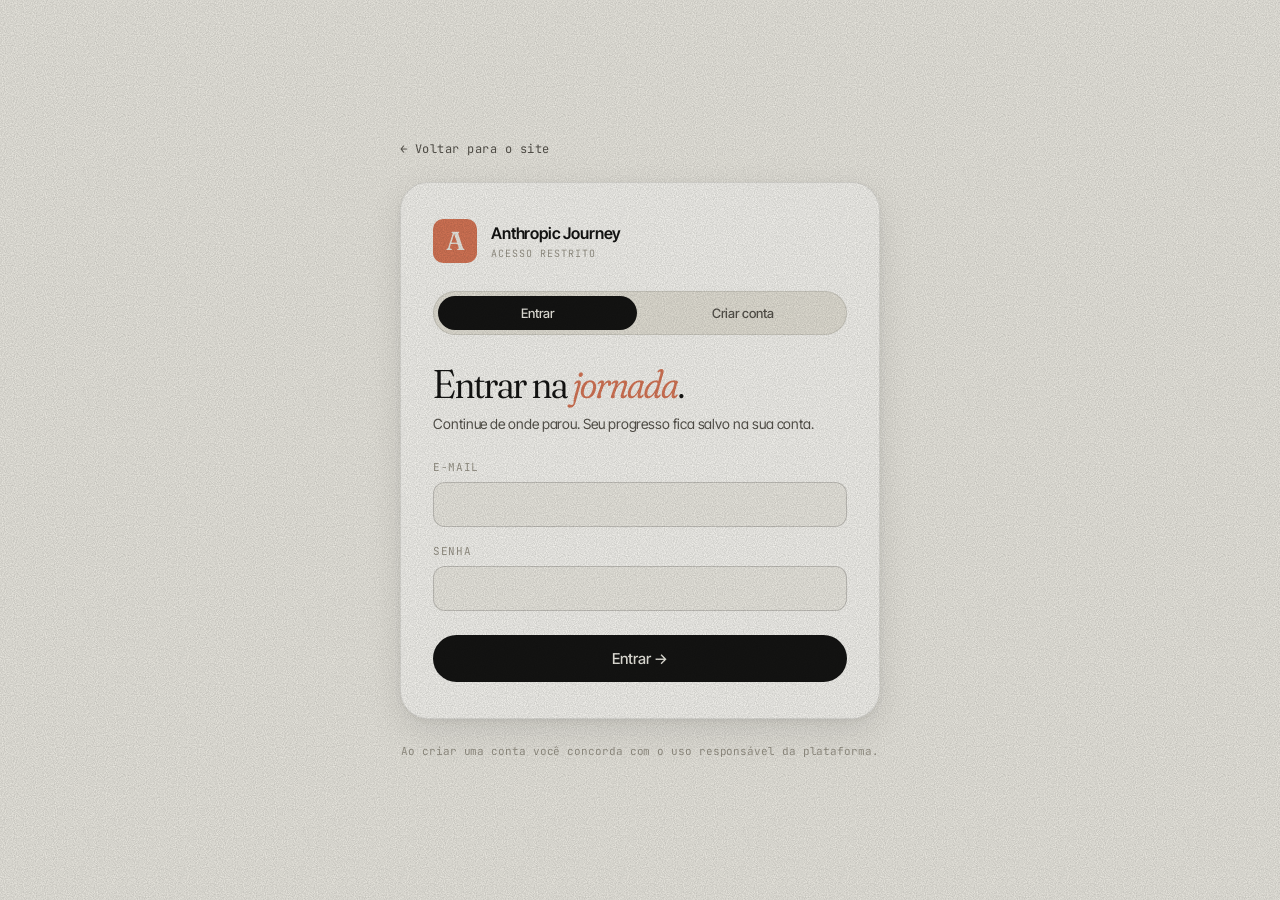
<file: login.html>
<!DOCTYPE html>
<html lang="pt-BR">
<head>
  <meta charset="UTF-8" />
  <meta name="viewport" content="width=device-width, initial-scale=1.0" />
  <title>Entrar — Anthropic Journey</title>
  <link rel="preconnect" href="https://fonts.googleapis.com" />
  <link rel="preconnect" href="https://fonts.gstatic.com" crossorigin />
  <link href="https://fonts.googleapis.com/css2?family=Fraunces:opsz,wght@9..144,300..700&family=Inter+Tight:wght@400;500;600&family=JetBrains+Mono:wght@400&display=swap" rel="stylesheet" />
  <link rel="stylesheet" href="styles.css" />
  <link rel="icon" href="data:image/svg+xml,%3Csvg xmlns='http://www.w3.org/2000/svg' viewBox='0 0 100 100'%3E%3Crect width='100' height='100' rx='22' fill='%23D97757'/%3E%3Ctext x='50' y='70' text-anchor='middle' font-family='Georgia,serif' font-size='62' fill='%23F0EEE6' font-weight='600'%3EA%3C/text%3E%3C/svg%3E" />
  <script>
    (function() {
      try {
        var t = localStorage.getItem("anthropic-journey-theme");
        document.documentElement.setAttribute("data-theme", t === "dark" ? "dark" : "light");
      } catch (e) {
        document.documentElement.setAttribute("data-theme", "light");
      }
    })();
  </script>
</head>
<body class="auth-body">
  <div class="grain" aria-hidden="true"></div>

  <main class="auth">
    <a href="index.html" class="auth__back">← Voltar para o site</a>

    <!-- Tela de cadastro recebido (aparece após signup pendente) -->
    <div class="auth-pending" id="authPending" hidden>
      <div class="auth-pending__icon">
        <svg viewBox="0 0 80 80" fill="none" xmlns="http://www.w3.org/2000/svg">
          <circle cx="40" cy="40" r="38" stroke="currentColor" stroke-width="1.5" opacity="0.25"/>
          <circle cx="40" cy="40" r="38" stroke="currentColor" stroke-width="1.5" stroke-dasharray="60 240" stroke-linecap="round" transform="rotate(-90 40 40)">
            <animateTransform attributeName="transform" type="rotate" from="-90 40 40" to="270 40 40" dur="3s" repeatCount="indefinite"/>
          </circle>
          <path d="M28 42 L36 50 L54 30" stroke="currentColor" stroke-width="2.5" stroke-linecap="round" stroke-linejoin="round" fill="none" opacity="0">
            <animate attributeName="opacity" from="0" to="1" begin="0.4s" dur="0.5s" fill="freeze"/>
          </path>
        </svg>
      </div>
      <span class="auth-pending__kicker">cadastro recebido</span>
      <h1 class="auth-pending__title">Sua conta está em <em>análise</em>.</h1>
      <p class="auth-pending__lead">
        O administrador foi notificado por <strong>e-mail</strong> e <strong>WhatsApp</strong>.
        Assim que sua conta for aprovada, você receberá um aviso por e-mail e poderá entrar normalmente.
      </p>

      <div class="auth-pending__steps">
        <div class="auth-pending__step">
          <span class="auth-pending__step-num">01</span>
          <div>
            <strong>Aguarde a aprovação</strong>
            <p>Em geral menos de algumas horas. O administrador revisa cada cadastro pessoalmente.</p>
          </div>
        </div>
        <div class="auth-pending__step">
          <span class="auth-pending__step-num">02</span>
          <div>
            <strong>Receba o aviso</strong>
            <p>Um e-mail confirma que seu acesso foi liberado. Confira a caixa de entrada e a aba de spam.</p>
          </div>
        </div>
        <div class="auth-pending__step">
          <span class="auth-pending__step-num">03</span>
          <div>
            <strong>Volte e entre</strong>
            <p>Use o mesmo e-mail e senha que você acabou de cadastrar.</p>
          </div>
        </div>
      </div>

      <div class="auth-pending__cta">
        <button type="button" class="auth__submit" id="backToLogin">Já fui aprovado · entrar →</button>
        <a href="index.html" class="auth__back" style="margin-top:12px;">Voltar ao site</a>
      </div>
    </div>

    <div class="auth__card" id="authCard">
      <div class="auth__brand">
        <span class="auth__mark">A</span>
        <div>
          <div class="auth__brand-name">Anthropic Journey</div>
          <div class="auth__brand-cap">acesso restrito</div>
        </div>
      </div>

      <div class="auth__tabs" role="tablist">
        <button class="auth__tab is-active" data-tab="login" role="tab">Entrar</button>
        <button class="auth__tab" data-tab="signup" role="tab">Criar conta</button>
      </div>

      <!-- LOGIN -->
      <form class="auth__form is-active" id="formLogin" novalidate>
        <h1 class="auth__title">Entrar na <em>jornada</em>.</h1>
        <p class="auth__lead">Continue de onde parou. Seu progresso fica salvo na sua conta.</p>
        <label class="auth__field">
          <span>E-mail</span>
          <input type="email" name="email" required autocomplete="email" />
        </label>
        <label class="auth__field">
          <span>Senha</span>
          <input type="password" name="password" required autocomplete="current-password" minlength="8" />
        </label>
        <button type="submit" class="auth__submit">Entrar →</button>
        <div class="auth__msg" id="loginMsg" aria-live="polite"></div>
      </form>

      <!-- SIGNUP -->
      <form class="auth__form" id="formSignup" novalidate>
        <h1 class="auth__title">Criar <em>conta</em>.</h1>
        <p class="auth__lead">Sua conta passa por uma aprovação rápida do administrador antes do primeiro acesso.</p>
        <label class="auth__field">
          <span>Seu nome</span>
          <input type="text" name="name" required autocomplete="name" minlength="2" />
        </label>
        <label class="auth__field">
          <span>E-mail</span>
          <input type="email" name="email" required autocomplete="email" />
        </label>
        <label class="auth__field">
          <span>WhatsApp (com DDD)</span>
          <input type="tel" name="phone" required autocomplete="tel" placeholder="(61) 99959-2673" inputmode="tel" />
        </label>
        <label class="auth__field">
          <span>Senha (mínimo 8 caracteres)</span>
          <input type="password" name="password" required autocomplete="new-password" minlength="8" />
        </label>
        <button type="submit" class="auth__submit">Criar conta →</button>
        <div class="auth__msg" id="signupMsg" aria-live="polite"></div>
      </form>
    </div>

    <p class="auth__legal">Ao criar uma conta você concorda com o uso responsável da plataforma.</p>
  </main>

  <script src="auth.js"></script>
</body>
</html>
</file>
<file: styles.css>
/* =========================================================
   Anthropic Journey — visual editorial premium
   Paleta oficial Anthropic (creme/coral/ink) + tipografia
   serifada display (Fraunces) inspirada em sites premiados.
   ========================================================= */

:root {
  /* Anthropic palette */
  --cream:  #F0EEE6;
  --cream-2:#E8E5DA;
  --cream-3:#DCD8C8;
  --ink:    #141413;
  --ink-2:  #2B2A28;
  --ink-3:  #57544D;
  --ink-4:  #9A968A;
  --coral:  #D97757;
  --coral-2:#C25C3F;
  --olive:  #87815B;
  --paper:  #FAF9F4;

  /* role aliases */
  --bg:        var(--cream);
  --bg-elev:   var(--paper);
  --bg-soft:   var(--cream-2);
  --line:      rgba(20, 20, 19, 0.10);
  --line-2:    rgba(20, 20, 19, 0.18);
  --text:      var(--ink);
  --text-soft: var(--ink-3);
  --text-mute: var(--ink-4);
  --accent:    var(--coral);

  --max:    1320px;
  --pad:    clamp(20px, 4vw, 56px);

  --r-sm: 10px;
  --r-md: 18px;
  --r-lg: 28px;

  --ease-out:  cubic-bezier(0.22, 1, 0.36, 1);
  --ease-in-out: cubic-bezier(0.65, 0, 0.35, 1);

  --shadow-1: 0 1px 2px rgba(0,0,0,.04), 0 8px 24px rgba(0,0,0,.05);
  --shadow-2: 0 12px 36px rgba(0,0,0,.10), 0 2px 6px rgba(0,0,0,.06);
  --shadow-3: 0 32px 80px rgba(0,0,0,.14), 0 8px 22px rgba(0,0,0,.08);
}

/* ===== Dark theme (manual via [data-theme="dark"]) ===== */
[data-theme="dark"] {
  --cream:  #141413;
  --cream-2:#1B1A18;
  --cream-3:#26241F;
  --ink:    #F2EFE6;
  --ink-2:  #E5E1D5;
  --ink-3:  #B7B2A2;
  --ink-4:  #7A766B;
  --coral:  #E68B6B;
  --coral-2:#D97757;
  --paper:  #181715;

  --line:    rgba(242, 239, 230, 0.10);
  --line-2:  rgba(242, 239, 230, 0.18);

  --shadow-1: 0 1px 2px rgba(0,0,0,.5), 0 8px 24px rgba(0,0,0,.4);
  --shadow-2: 0 12px 36px rgba(0,0,0,.55), 0 2px 6px rgba(0,0,0,.4);
  --shadow-3: 0 32px 80px rgba(0,0,0,.6), 0 8px 22px rgba(0,0,0,.5);
}

* { box-sizing: border-box; }
::selection { background: var(--coral); color: var(--cream); }
html { scroll-behavior: smooth; -webkit-font-smoothing: antialiased; -moz-osx-font-smoothing: grayscale; }
body {
  margin: 0;
  background: var(--bg);
  color: var(--text);
  font-family: "Inter Tight", -apple-system, BlinkMacSystemFont, "Segoe UI", Roboto, Helvetica, Arial, sans-serif;
  font-weight: 400;
  line-height: 1.55;
  letter-spacing: -0.005em;
  font-feature-settings: "ss01","cv11","cv02";
  text-rendering: optimizeLegibility;
  overflow-x: hidden;
}
a { color: inherit; text-decoration: none; }
button { font-family: inherit; cursor: pointer; }
img, svg { display: block; max-width: 100%; }

/* Display headings — Fraunces variable, optical size auto */
.display, .hero__title, .block__title, .footer__big, .github-title {
  font-family: "Fraunces", "Times New Roman", Georgia, serif;
  font-variation-settings: "opsz" 144, "SOFT" 50, "WONK" 0;
  font-weight: 350;
  letter-spacing: -0.03em;
  line-height: 0.95;
}
em {
  font-style: italic;
  font-variation-settings: "opsz" 144, "SOFT" 100, "WONK" 1;
  color: var(--coral);
}

.container { max-width: var(--max); margin: 0 auto; padding: 0 var(--pad); }

/* ===== Grain (SVG noise overlay) ===== */
.grain {
  position: fixed; inset: 0;
  pointer-events: none;
  z-index: 1000;
  opacity: 0.40;
  mix-blend-mode: multiply;
  background-image: url("data:image/svg+xml;utf8,<svg xmlns='http://www.w3.org/2000/svg' width='220' height='220'><filter id='n'><feTurbulence type='fractalNoise' baseFrequency='0.9' numOctaves='2' stitchTiles='stitch'/><feColorMatrix values='0 0 0 0 0  0 0 0 0 0  0 0 0 0 0  0 0 0 0.55 0'/></filter><rect width='100%25' height='100%25' filter='url(%23n)'/></svg>");
  background-size: 220px 220px;
}
[data-theme="dark"] .grain { mix-blend-mode: screen; opacity: 0.16; }

/* ===== NAV ===== */
.nav {
  position: sticky; top: 0; z-index: 100;
  background: color-mix(in srgb, var(--bg) 80%, transparent);
  backdrop-filter: saturate(180%) blur(18px);
  -webkit-backdrop-filter: saturate(180%) blur(18px);
  border-bottom: 1px solid var(--line);
}
.nav__inner {
  max-width: var(--max);
  margin: 0 auto;
  padding: 14px var(--pad);
  display: grid;
  grid-template-columns: auto 1fr auto;
  align-items: center;
  gap: 28px;
}
.nav__brand { display: flex; align-items: center; gap: 12px; }
.nav__mark {
  width: 34px; height: 34px;
  border-radius: 8px;
  background: var(--coral);
  color: var(--cream);
  display: grid; place-items: center;
  font-family: "Fraunces", serif;
  font-weight: 600;
  font-size: 22px;
  font-variation-settings: "opsz" 144;
  letter-spacing: -0.02em;
  box-shadow: inset 0 -2px 0 rgba(0,0,0,.18);
}
.nav__brand-text { display: flex; flex-direction: column; line-height: 1.15; }
.nav__title { font-size: 14px; font-weight: 600; letter-spacing: -0.01em; }
.nav__caption { font-family: "JetBrains Mono", monospace; font-size: 10px; color: var(--text-mute); text-transform: uppercase; letter-spacing: 0.08em; }

.nav__links { display: flex; gap: 28px; list-style: none; padding: 0; margin: 0; justify-content: center; }
.nav__links a {
  font-size: 13px; color: var(--text-soft);
  position: relative;
  padding: 4px 0;
  transition: color .2s var(--ease-out);
}
.nav__links a::after {
  content: ""; position: absolute; left: 0; right: 0; bottom: 0;
  height: 1px; background: currentColor;
  transform: scaleX(0); transform-origin: left;
  transition: transform .35s var(--ease-out);
}
.nav__links a:hover { color: var(--text); }
.nav__links a:hover::after { transform: scaleX(1); }

.nav__tools { display: flex; gap: 6px; align-items: center; justify-content: flex-end; }
.nav__icon {
  width: 36px; height: 36px;
  border-radius: 999px;
  border: 1px solid var(--line-2);
  background: transparent;
  color: var(--text-soft);
  font-size: 14px;
  display: grid; place-items: center;
  transition: all .25s var(--ease-out);
}
.nav__icon:hover { color: var(--text); border-color: var(--text); transform: translateY(-1px); }
#resetBtn:hover { transform: translateY(-1px) rotate(-30deg); }

@media (max-width: 900px) { .nav__links { display: none; } .nav__inner { grid-template-columns: auto auto; } }

/* ===== HERO ===== */
.hero {
  position: relative;
  padding: clamp(60px, 8vw, 120px) 0 0;
  overflow: hidden;
}
.hero__grid {
  max-width: var(--max);
  margin: 0 auto;
  padding: 0 var(--pad);
  display: grid;
  gap: 48px;
}
.hero__meta {
  display: inline-flex; align-items: center; gap: 10px;
  font-family: "JetBrains Mono", monospace;
  font-size: 11px;
  text-transform: uppercase;
  letter-spacing: 0.1em;
  color: var(--text-soft);
}
.tick { color: var(--coral); animation: pulse 2.4s ease-in-out infinite; font-size: 8px; }
@keyframes pulse { 0%,100% { opacity: 1; } 50% { opacity: 0.35; } }

.hero__title {
  font-size: clamp(56px, 12vw, 200px);
  margin: 0;
  line-height: 0.92;
  letter-spacing: -0.04em;
}
.hero__title .word {
  display: inline-block;
  opacity: 0;
  transform: translateY(40%);
  animation: word-in 1.1s var(--ease-out) forwards;
}
.hero__title .word[data-w="1"] { animation-delay: .05s; }
.hero__title .word[data-w="2"] { animation-delay: .15s; }
.hero__title .word[data-w="3"] { animation-delay: .25s; }
.hero__title .word[data-w="5"] { animation-delay: .55s; }
@keyframes word-in {
  to { opacity: 1; transform: translateY(0); }
}
.hero__accent { display: inline-block; }
.hero__em {
  font-style: italic;
  color: var(--coral);
  font-variation-settings: "opsz" 144, "SOFT" 100, "WONK" 1;
  display: inline-block;
  animation: word-in 1.1s var(--ease-out) .35s forwards;
  opacity: 0; transform: translateY(40%);
}

.hero__lead {
  max-width: 540px;
  font-size: clamp(17px, 1.4vw, 21px);
  line-height: 1.5;
  color: var(--text-soft);
  margin: 0;
}

.hero__actions {
  display: flex; align-items: center; gap: 28px; flex-wrap: wrap;
}

/* CTA — magnetic, com seta animada */
.cta {
  position: relative;
  display: inline-flex; align-items: center; gap: 14px;
  padding: 18px 28px;
  background: var(--ink);
  color: var(--cream);
  border: 0;
  border-radius: 999px;
  font-size: 15px; font-weight: 500;
  letter-spacing: -0.01em;
  overflow: hidden;
  isolation: isolate;
  transition: transform .3s var(--ease-out);
  cursor: pointer;
}
[data-theme="dark"] .cta { background: var(--cream); color: var(--ink); }
.cta::before {
  content: ""; position: absolute; inset: 0; z-index: -1;
  background: var(--coral);
  transform: translateY(101%);
  transition: transform .5s var(--ease-out);
}
.cta:hover::before { transform: translateY(0); }
.cta:hover { color: var(--cream); }
[data-theme="dark"] .cta:hover { color: var(--cream); }
.cta:active { transform: scale(0.98); }
.cta__arrow {
  display: inline-block;
  transition: transform .4s var(--ease-out);
}
.cta:hover .cta__arrow { transform: translateX(6px); }
.cta--sm { padding: 13px 22px; font-size: 14px; }

.link-quiet {
  display: inline-flex; align-items: center; gap: 8px;
  font-size: 14px;
  color: var(--text-soft);
  border-bottom: 1px solid var(--line-2);
  padding-bottom: 4px;
  transition: all .2s var(--ease-out);
  background: transparent; border-left:0; border-right:0; border-top:0;
}
.link-quiet:hover { color: var(--text); border-color: var(--text); }

.hero__stats {
  display: grid;
  grid-template-columns: repeat(4, 1fr);
  gap: 16px;
  margin-top: 16px;
}
@media (max-width: 700px) { .hero__stats { grid-template-columns: repeat(2, 1fr); } }
.stat {
  border-top: 1px solid var(--line-2);
  padding-top: 18px;
}
.stat__num {
  display: block;
  font-family: "Fraunces", serif;
  font-variation-settings: "opsz" 144;
  font-weight: 350;
  font-size: clamp(36px, 5vw, 64px);
  line-height: 1;
  letter-spacing: -0.04em;
}
.stat__num small { font-size: 0.5em; color: var(--text-soft); margin-left: 2px; }
.stat__lbl {
  display: block;
  margin-top: 8px;
  font-family: "JetBrains Mono", monospace;
  font-size: 11px;
  text-transform: uppercase;
  letter-spacing: 0.08em;
  color: var(--text-mute);
}

.hero__rule {
  margin-top: clamp(48px, 8vw, 90px);
  height: 1px;
  background: var(--line-2);
}

/* Marquee */
.marquee {
  overflow: hidden;
  padding: 28px 0 36px;
  border-bottom: 1px solid var(--line);
  -webkit-mask-image: linear-gradient(90deg, transparent, black 6%, black 94%, transparent);
          mask-image: linear-gradient(90deg, transparent, black 6%, black 94%, transparent);
}
.marquee__track {
  display: inline-flex; align-items: center; gap: 32px;
  white-space: nowrap;
  font-family: "Fraunces", serif;
  font-variation-settings: "opsz" 144;
  font-weight: 350;
  font-size: clamp(28px, 4vw, 56px);
  letter-spacing: -0.02em;
  animation: marquee 38s linear infinite;
  will-change: transform;
}
.marquee__track .dot { color: var(--coral); }
@keyframes marquee {
  from { transform: translateX(0); }
  to   { transform: translateX(-50%); }
}

/* ===== Resume bar ===== */
.resume:empty { display: none; }
.resume {
  max-width: var(--max);
  margin: 24px auto 0;
  padding: 0 var(--pad);
}
.resume__card {
  display: grid;
  grid-template-columns: auto 1fr auto;
  gap: 22px;
  align-items: center;
  padding: 22px 26px;
  border-radius: var(--r-md);
  background: var(--bg-elev);
  border: 1px solid var(--line);
  box-shadow: var(--shadow-1);
}
.resume__icon {
  width: 44px; height: 44px;
  border-radius: 50%;
  background: var(--coral);
  color: var(--cream);
  display: grid; place-items: center;
  font-size: 22px;
  font-family: "Fraunces", serif;
  font-weight: 600;
}
.resume__lbl {
  font-family: "JetBrains Mono", monospace;
  font-size: 10px;
  letter-spacing: 0.1em;
  text-transform: uppercase;
  color: var(--text-mute);
}
.resume__title {
  font-family: "Fraunces", serif;
  font-variation-settings: "opsz" 96;
  font-weight: 400;
  font-size: 22px;
  letter-spacing: -0.02em;
  margin: 4px 0 0;
}
.resume__cta {
  padding: 12px 20px; border-radius: 999px;
  background: var(--ink); color: var(--cream);
  font-size: 13px; font-weight: 500;
}
[data-theme="dark"] .resume__cta { background: var(--cream); color: var(--ink); }
@media (max-width: 600px) { .resume__card { grid-template-columns: 1fr; } }

/* ===== Section common ===== */
section.reveal {
  padding: clamp(96px, 12vw, 180px) 0;
  animation: section-fade-in 0.9s var(--ease-out) both;
}
@keyframes section-fade-in {
  from { opacity: 0; transform: translateY(36px); }
  to   { opacity: 1; transform: translateY(0); }
}

.block__head {
  margin-bottom: clamp(40px, 5vw, 72px);
  display: grid;
  gap: 16px;
  max-width: 1080px;
}
.kicker {
  font-family: "JetBrains Mono", monospace;
  font-size: 11px;
  letter-spacing: 0.12em;
  text-transform: uppercase;
  color: var(--text-mute);
  display: inline-flex; align-items: center; gap: 8px;
}
.kicker i { color: var(--coral); font-style: normal; font-family: "Fraunces", serif; font-size: 14px; font-style: italic; }

.block__title {
  font-size: clamp(40px, 7vw, 96px);
  letter-spacing: -0.035em;
  margin: 0;
}
.block__lead {
  font-size: clamp(16px, 1.3vw, 19px);
  color: var(--text-soft);
  max-width: 640px;
  margin: 0;
}
.key {
  font-family: "JetBrains Mono", monospace;
  font-size: 12px;
  background: var(--bg-soft);
  padding: 2px 8px;
  border-radius: 6px;
  border: 1px solid var(--line);
}

/* ===== Stats: overall + grid ===== */
.overall { margin-bottom: 56px; }
.overall__bar {
  height: 4px;
  background: var(--bg-soft);
  border-radius: 100px;
  overflow: hidden;
}
.overall__fill {
  height: 100%; width: 0;
  background: linear-gradient(90deg, var(--coral), var(--coral-2));
  border-radius: 100px;
  transition: width 1s var(--ease-out);
}
.overall__lbl {
  margin-top: 12px;
  font-family: "JetBrains Mono", monospace;
  font-size: 12px; color: var(--text-soft);
}

.phases-grid {
  display: grid;
  grid-template-columns: repeat(3, 1fr);
  gap: 1px;
  background: var(--line);
  border: 1px solid var(--line);
  border-radius: var(--r-lg);
  overflow: hidden;
}
@media (max-width: 1000px) { .phases-grid { grid-template-columns: repeat(2, 1fr); } }
@media (max-width: 600px)  { .phases-grid { grid-template-columns: 1fr; } }

.phase-card {
  position: relative;
  padding: 36px 32px;
  background: var(--bg-elev);
  transition: background .3s var(--ease-out);
  display: grid; gap: 14px;
  align-content: start;
}
.phase-card:hover { background: var(--bg); }
.phase-card__num {
  font-family: "JetBrains Mono", monospace;
  font-size: 11px;
  text-transform: uppercase;
  letter-spacing: 0.1em;
  color: var(--text-mute);
}
.phase-card__name {
  font-family: "Fraunces", serif;
  font-variation-settings: "opsz" 96;
  font-weight: 350;
  font-size: 32px;
  letter-spacing: -0.025em;
  line-height: 1.05;
  margin: 4px 0 12px;
}
.phase-card__bar { height: 3px; background: var(--bg-soft); border-radius: 100px; overflow: hidden; }
.phase-card__fill { height: 100%; width: 0; background: var(--coral); border-radius: 100px; transition: width 1s var(--ease-out); }
.phase-card__meta {
  display: flex; justify-content: space-between;
  font-family: "JetBrains Mono", monospace;
  font-size: 11px;
  color: var(--text-soft);
}

/* ===== Filters / chips ===== */
.filters { display: flex; gap: 8px; flex-wrap: wrap; margin-bottom: 40px; }
.chip {
  padding: 10px 18px;
  border-radius: 999px;
  border: 1px solid var(--line-2);
  background: transparent;
  color: var(--text-soft);
  font-size: 13px;
  font-weight: 500;
  transition: all .25s var(--ease-out);
}
.chip:hover { color: var(--text); border-color: var(--text); }
.chip.is-active { background: var(--ink); color: var(--cream); border-color: var(--ink); }
[data-theme="dark"] .chip.is-active { background: var(--cream); color: var(--ink); border-color: var(--cream); }

/* ===== Tracker (phases & items) ===== */
.phases { display: grid; gap: 80px; }
.phase {
  border-top: 1px solid var(--line-2);
  padding-top: 36px;
  display: grid;
  grid-template-columns: 280px 1fr;
  gap: 56px;
}
@media (max-width: 900px) { .phase { grid-template-columns: 1fr; gap: 24px; } }

.phase__head { position: sticky; top: 100px; align-self: start; }
.phase__tag {
  font-family: "JetBrains Mono", monospace;
  font-size: 11px;
  letter-spacing: 0.1em;
  text-transform: uppercase;
  color: var(--text-mute);
}
.phase__title {
  font-family: "Fraunces", serif;
  font-variation-settings: "opsz" 144, "SOFT" 60;
  font-weight: 350;
  font-size: clamp(32px, 3.6vw, 48px);
  letter-spacing: -0.03em;
  line-height: 1;
  margin: 8px 0 14px;
}
.phase__desc { font-size: 15px; color: var(--text-soft); margin: 0; max-width: 360px; }

.items { display: grid; gap: 20px; }
.item {
  display: grid;
  grid-template-columns: 56px 1fr auto;
  gap: 24px;
  padding: 28px;
  border-radius: var(--r-lg);
  background: var(--bg-elev);
  border: 1px solid var(--line);
  transition: all .35s var(--ease-out);
  position: relative;
  overflow: hidden;
}
.item::before {
  content: "";
  position: absolute; inset: 0;
  background: linear-gradient(135deg, color-mix(in srgb, var(--coral) 8%, transparent), transparent 60%);
  opacity: 0; transition: opacity .4s var(--ease-out);
  pointer-events: none;
}
.item:hover { border-color: var(--line-2); transform: translateY(-3px); box-shadow: var(--shadow-2); }
.item:hover::before { opacity: 1; }
.item.is-done {
  background: var(--bg);
  border-color: color-mix(in srgb, var(--coral) 30%, var(--line));
}
.item.is-done .item__title {
  color: var(--text-soft);
  text-decoration: line-through;
  text-decoration-color: var(--text-mute);
  text-decoration-thickness: 1px;
}
.item.is-doing { border-color: color-mix(in srgb, var(--coral) 50%, var(--line)); }
.item.is-doing::after {
  content: ""; position: absolute; left: 0; top: 0; bottom: 0; width: 3px;
  background: var(--coral);
}

.check {
  position: relative;
  width: 40px; height: 40px;
  border-radius: 50%;
  border: 1.5px solid var(--line-2);
  background: transparent;
  cursor: pointer;
  transition: all .3s var(--ease-out);
  display: grid; place-items: center;
  font-size: 0;
  margin-top: 4px;
}
.check:hover { border-color: var(--text); transform: scale(1.05); }
.check.is-doing {
  border-color: var(--coral);
  background: color-mix(in srgb, var(--coral) 15%, transparent);
}
.check.is-doing::before { content: ""; width: 10px; height: 10px; border-radius: 50%; background: var(--coral); animation: pulse 1.6s ease-in-out infinite; }
.check.is-done {
  background: var(--coral); border-color: var(--coral);
  font-size: 20px; color: var(--cream);
}
.check.is-done::before { content: "✓"; font-weight: 600; }

.item__head { display: flex; gap: 10px; flex-wrap: wrap; align-items: center; margin-bottom: 10px; }
.item__num {
  font-family: "JetBrains Mono", monospace;
  font-size: 11px; color: var(--text-mute);
}
.item__pill {
  font-family: "JetBrains Mono", monospace;
  font-size: 10px;
  padding: 4px 10px;
  border-radius: 999px;
  background: var(--bg-soft);
  color: var(--text-soft);
  letter-spacing: 0.04em;
  text-transform: uppercase;
  border: 1px solid var(--line);
}
.item__pill--academy { background: color-mix(in srgb, var(--coral) 12%, var(--bg-soft)); color: var(--coral-2); border-color: color-mix(in srgb, var(--coral) 30%, transparent); }
.item__pill--github  { background: color-mix(in srgb, var(--ink) 8%, var(--bg-soft)); color: var(--text); }
.item__pill--docs    { background: color-mix(in srgb, var(--olive) 18%, var(--bg-soft)); color: var(--olive); border-color: color-mix(in srgb, var(--olive) 40%, transparent); }
.item__pill--ext     { background: color-mix(in srgb, var(--coral) 18%, var(--bg-soft)); color: var(--coral-2); }
.item__pill--exam    { background: color-mix(in srgb, var(--ink) 12%, var(--bg-soft)); color: var(--text); border-color: var(--line-2); }

.item__title {
  font-family: "Fraunces", serif;
  font-variation-settings: "opsz" 96;
  font-weight: 400;
  font-size: 24px;
  letter-spacing: -0.022em;
  line-height: 1.15;
  margin: 0 0 10px;
}
.item__desc { font-size: 15px; color: var(--text-soft); margin: 0 0 14px; line-height: 1.55; max-width: 64ch; }
.item__study {
  font-family: "JetBrains Mono", monospace;
  font-size: 12px;
  color: var(--text-soft);
  background: var(--bg-soft);
  padding: 12px 14px;
  border-radius: var(--r-sm);
  border: 1px solid var(--line);
  margin: 0 0 14px;
  line-height: 1.55;
}
.item__links { display: flex; gap: 8px; flex-wrap: wrap; }
.item__link {
  display: inline-flex; align-items: center; gap: 8px;
  padding: 8px 14px;
  border-radius: 999px;
  font-size: 12px;
  background: transparent;
  color: var(--text);
  border: 1px solid var(--line-2);
  transition: all .25s var(--ease-out);
}
.item__link:hover { background: var(--ink); color: var(--cream); border-color: var(--ink); }
[data-theme="dark"] .item__link:hover { background: var(--cream); color: var(--ink); border-color: var(--cream); }
.item__link::after { content: "↗"; font-size: 10px; opacity: 0.6; }

.item__meta {
  text-align: right;
  font-family: "JetBrains Mono", monospace;
  font-size: 10px;
  color: var(--text-mute);
  text-transform: uppercase;
  letter-spacing: 0.08em;
  white-space: nowrap;
}
.item__hours {
  display: block;
  font-family: "Fraunces", serif;
  font-variation-settings: "opsz" 96;
  font-size: 28px;
  font-weight: 400;
  color: var(--text);
  letter-spacing: -0.02em;
  margin-bottom: 2px;
  line-height: 1;
}
@media (max-width: 720px) {
  .item { grid-template-columns: 44px 1fr; gap: 16px; padding: 20px; }
  .item__meta { grid-column: 1 / -1; text-align: left; }
}

/* ===== BADGES ===== */
.badges-grid {
  display: grid;
  grid-template-columns: repeat(auto-fit, minmax(220px, 1fr));
  gap: 1px;
  background: var(--line);
  border: 1px solid var(--line);
  border-radius: var(--r-lg);
  overflow: hidden;
}
.badge {
  position: relative;
  padding: 44px 28px;
  background: var(--bg-elev);
  text-align: center;
  overflow: hidden;
  transition: background .3s var(--ease-out);
}
.badge:hover { background: var(--bg); }
.badge.is-locked { opacity: 0.55; }
.badge.is-progress { background: color-mix(in srgb, var(--coral) 6%, var(--bg-elev)); }
.badge.is-earned { background: color-mix(in srgb, var(--coral) 12%, var(--bg-elev)); }
.badge.is-earned::before {
  content: ""; position: absolute; inset: -50%;
  background: conic-gradient(from 180deg, transparent 0%, color-mix(in srgb, var(--coral) 32%, transparent) 25%, transparent 50%);
  animation: spin 10s linear infinite;
  z-index: 0;
}
@keyframes spin { to { transform: rotate(1turn); } }
.badge > * { position: relative; z-index: 1; }

.badge__medal {
  width: 96px; height: 96px;
  margin: 0 auto 22px;
  border-radius: 50%;
  display: grid; place-items: center;
  font-family: "Fraunces", serif;
  font-variation-settings: "opsz" 144;
  font-size: 38px;
  font-weight: 400;
  color: var(--cream);
  background: linear-gradient(145deg, var(--ink-4), var(--ink-3));
  box-shadow: inset 0 -6px 0 rgba(0,0,0,0.18), 0 14px 30px rgba(0,0,0,0.18);
}
.badge.is-progress .badge__medal {
  background: linear-gradient(145deg, var(--coral), var(--coral-2));
}
.badge.is-earned .badge__medal {
  background: linear-gradient(145deg, #F2C66B, var(--coral) 60%, var(--coral-2));
  box-shadow: inset 0 -6px 0 rgba(0,0,0,0.22), 0 18px 36px color-mix(in srgb, var(--coral) 35%, transparent);
}

.badge__phase {
  font-family: "JetBrains Mono", monospace;
  font-size: 10px; letter-spacing: 0.12em;
  text-transform: uppercase;
  color: var(--text-mute);
}
.badge__name {
  font-family: "Fraunces", serif;
  font-variation-settings: "opsz" 96;
  font-weight: 400;
  font-size: 22px;
  letter-spacing: -0.025em;
  margin: 8px 0 16px;
}
.badge__bar { height: 3px; background: var(--bg-soft); border-radius: 100px; overflow: hidden; margin-bottom: 8px; }
.badge__fill { height: 100%; width: 0; background: var(--coral); border-radius: 100px; transition: width 1s var(--ease-out); }
.badge__progress { font-family: "JetBrains Mono", monospace; font-size: 11px; color: var(--text-soft); }
.badge__date { font-size: 11px; color: var(--text-mute); margin-top: 8px; font-style: italic; font-family: "Fraunces", serif; }

/* ===== TIMELINE ===== */
.timeline {
  display: grid;
  grid-template-columns: repeat(auto-fit, minmax(240px, 1fr));
  gap: 1px;
  background: var(--line);
  border: 1px solid var(--line);
  border-radius: var(--r-lg);
  overflow: hidden;
}
.tl-card {
  padding: 36px 28px;
  background: var(--bg-elev);
  position: relative;
  transition: background .3s var(--ease-out);
}
.tl-card:hover { background: var(--bg); }
.tl-card::before {
  content: ""; position: absolute; left: 28px; top: 28px;
  width: 6px; height: 6px; border-radius: 50%;
  background: var(--coral);
}
.tl-card__weeks {
  font-family: "JetBrains Mono", monospace;
  font-size: 11px;
  letter-spacing: 0.1em;
  text-transform: uppercase;
  color: var(--text-mute);
  padding-left: 18px;
}
.tl-card__title {
  font-family: "Fraunces", serif;
  font-variation-settings: "opsz" 96;
  font-weight: 400;
  font-size: 26px;
  letter-spacing: -0.025em;
  margin: 12px 0 8px;
  line-height: 1.1;
}
.tl-card__hours {
  font-family: "JetBrains Mono", monospace;
  font-size: 12px; color: var(--text-soft);
}

/* ===== PORTFOLIO ===== */
.portfolio { background: var(--bg); }
.locked {
  text-align: center;
  padding: clamp(64px, 8vw, 110px) 24px;
  border: 1px dashed var(--line-2);
  border-radius: var(--r-lg);
  background: var(--bg-elev);
}
.locked__icon { font-size: 36px; margin-bottom: 18px; opacity: 0.55; }
.locked__title {
  font-family: "Fraunces", serif;
  font-variation-settings: "opsz" 144, "SOFT" 60;
  font-weight: 350;
  font-size: clamp(32px, 4vw, 52px);
  letter-spacing: -0.03em;
  margin: 0 0 14px; line-height: 1;
}
.locked__sub {
  font-size: 17px;
  color: var(--text-soft);
  max-width: 580px;
  margin: 0 auto 28px;
  line-height: 1.5;
}
.locked__progress {
  font-family: "JetBrains Mono", monospace;
  font-size: 11px; color: var(--text-mute);
  letter-spacing: 0.08em; text-transform: uppercase;
  margin-bottom: 24px;
}
.locked__cta {
  display: inline-flex; align-items: center; gap: 10px;
  padding: 14px 24px;
  border-radius: 999px;
  background: var(--ink);
  color: var(--cream);
  font-size: 14px; font-weight: 500;
}
[data-theme="dark"] .locked__cta { background: var(--cream); color: var(--ink); }

.portfolio-grid {
  display: grid;
  grid-template-columns: repeat(auto-fit, minmax(320px, 1fr));
  gap: 20px;
}
.portfolio-card {
  padding: 40px 36px;
  border-radius: var(--r-lg);
  background: var(--bg-elev);
  border: 1px solid var(--line);
  transition: all .4s var(--ease-out);
  position: relative;
  overflow: hidden;
}
.portfolio-card::after {
  content: ""; position: absolute; top: 0; right: 0;
  width: 120px; height: 120px;
  background: radial-gradient(circle at top right, color-mix(in srgb, var(--coral) 20%, transparent), transparent 70%);
  opacity: 0; transition: opacity .5s var(--ease-out);
  pointer-events: none;
}
.portfolio-card:hover { transform: translateY(-6px); box-shadow: var(--shadow-3); border-color: var(--line-2); }
.portfolio-card:hover::after { opacity: 1; }
.portfolio-card__icon {
  width: 56px; height: 56px;
  border-radius: 14px;
  background: var(--ink);
  color: var(--cream);
  display: grid; place-items: center;
  font-size: 24px;
  font-family: "Fraunces", serif;
  font-weight: 400;
  margin-bottom: 24px;
}
.portfolio-card[data-color="purple"] .portfolio-card__icon { background: var(--olive); }
.portfolio-card[data-color="cyan"] .portfolio-card__icon { background: var(--ink-2); }
.portfolio-card[data-color="orange"] .portfolio-card__icon { background: var(--coral); }
.portfolio-card[data-color="pink"] .portfolio-card__icon { background: var(--coral-2); }
.portfolio-card[data-color="green"] .portfolio-card__icon { background: var(--olive); }

.portfolio-card__title {
  font-family: "Fraunces", serif;
  font-variation-settings: "opsz" 96;
  font-weight: 400;
  font-size: 28px;
  letter-spacing: -0.025em;
  line-height: 1.05;
  margin: 0 0 10px;
}
.portfolio-card__sub { font-size: 14px; color: var(--text-soft); margin: 0 0 22px; line-height: 1.5; }
.portfolio-card__list { list-style: none; padding: 0; margin: 0 0 22px; }
.portfolio-card__list li {
  font-size: 14px;
  color: var(--text-soft);
  padding: 9px 0;
  border-top: 1px solid var(--line);
  display: flex; align-items: flex-start; gap: 10px;
  line-height: 1.4;
}
.portfolio-card__list li::before {
  content: "✓"; color: var(--coral); font-weight: 700; font-size: 12px; flex-shrink: 0; margin-top: 2px;
}
.portfolio-card__list li.is-pending { opacity: 0.45; }
.portfolio-card__list li.is-pending::before { content: "○"; color: var(--text-mute); }
.portfolio-card__progress { height: 3px; background: var(--bg-soft); border-radius: 100px; overflow: hidden; }
.portfolio-card__progress-fill { height: 100%; background: var(--coral); border-radius: 100px; transition: width .9s var(--ease-out); }
.portfolio-card__progress-lbl {
  font-family: "JetBrains Mono", monospace;
  font-size: 11px; color: var(--text-mute);
  margin-top: 8px;
}

/* ===== GitHub section ===== */
.github-section {
  margin-top: 100px;
  padding-top: 80px;
  border-top: 1px solid var(--line-2);
}
.github-head { margin-bottom: 32px; display: grid; gap: 12px; }
.github-title {
  font-family: "Fraunces", serif;
  font-variation-settings: "opsz" 144, "SOFT" 60;
  font-weight: 350;
  font-size: clamp(36px, 5vw, 64px);
  letter-spacing: -0.03em;
  line-height: 1;
  margin: 0;
}
.github-sub { font-size: 16px; color: var(--text-soft); margin: 0; max-width: 560px; }
.github-form { display: flex; gap: 12px; flex-wrap: wrap; align-items: center; margin-bottom: 20px; }
.github-form input {
  flex: 1;
  min-width: 240px;
  padding: 14px 22px;
  border-radius: 999px;
  border: 1px solid var(--line-2);
  background: var(--bg-elev);
  color: var(--text);
  font-size: 14px;
  font-family: "JetBrains Mono", monospace;
  transition: border-color .25s var(--ease-out);
}
.github-form input:focus { outline: none; border-color: var(--coral); }
.github-status {
  font-family: "JetBrains Mono", monospace;
  font-size: 12px;
  color: var(--text-soft);
  margin-bottom: 24px;
  min-height: 20px;
}
.github-status.is-error { color: var(--coral-2); }

.github-grid {
  display: grid;
  grid-template-columns: repeat(auto-fit, minmax(280px, 1fr));
  gap: 16px;
}
.repo-card {
  padding: 26px;
  border-radius: var(--r-md);
  background: var(--bg-elev);
  border: 1px solid var(--line);
  transition: all .3s var(--ease-out);
  display: flex; flex-direction: column; gap: 12px;
}
.repo-card:hover { transform: translateY(-3px); border-color: var(--line-2); box-shadow: var(--shadow-2); }
.repo-card__head {
  display: flex; justify-content: space-between; align-items: flex-start; gap: 12px;
}
.repo-card__name {
  font-family: "Fraunces", serif;
  font-variation-settings: "opsz" 96;
  font-weight: 400;
  font-size: 19px;
  letter-spacing: -0.02em;
  margin: 0;
  line-height: 1.2;
  word-break: break-word;
}
.repo-card__name a { color: var(--text); border-bottom: 1px solid transparent; transition: border-color .2s; }
.repo-card__name a:hover { border-color: var(--coral); }
.repo-card__lang {
  font-family: "JetBrains Mono", monospace;
  font-size: 10px;
  padding: 4px 10px;
  border-radius: 999px;
  background: var(--bg-soft);
  color: var(--text-soft);
  border: 1px solid var(--line);
  white-space: nowrap; flex-shrink: 0;
}
.repo-card__desc { font-size: 14px; color: var(--text-soft); line-height: 1.5; margin: 0; flex: 1; }
.repo-card__meta {
  display: flex; gap: 16px;
  font-family: "JetBrains Mono", monospace;
  font-size: 11px; color: var(--text-mute);
  padding-top: 10px;
  border-top: 1px solid var(--line);
}

/* ===== TOAST ===== */
.toast {
  position: fixed;
  bottom: 36px;
  left: 50%;
  transform: translateX(-50%) translateY(40px);
  padding: 14px 24px;
  background: var(--ink);
  color: var(--cream);
  border-radius: 999px;
  font-size: 13px; font-weight: 500;
  box-shadow: var(--shadow-3);
  opacity: 0; pointer-events: none;
  transition: all .45s var(--ease-out);
  z-index: 200; max-width: 92vw;
  white-space: nowrap; overflow: hidden; text-overflow: ellipsis;
}
[data-theme="dark"] .toast { background: var(--cream); color: var(--ink); }
.toast.is-show { opacity: 1; transform: translateX(-50%) translateY(0); }

/* ===== FOOTER ===== */
.footer {
  padding: clamp(80px, 10vw, 140px) 0 60px;
  border-top: 1px solid var(--line-2);
  background: var(--bg);
}
.footer__inner { display: grid; gap: 80px; }
.footer__big {
  font-family: "Fraunces", serif;
  font-variation-settings: "opsz" 144, "SOFT" 60;
  font-weight: 350;
  font-size: clamp(48px, 9vw, 140px);
  letter-spacing: -0.04em;
  line-height: 0.92;
}
.footer__cols {
  display: grid;
  grid-template-columns: repeat(3, 1fr);
  gap: 32px;
  border-top: 1px solid var(--line-2);
  padding-top: 40px;
}
@media (max-width: 720px) { .footer__cols { grid-template-columns: 1fr; } }
.footer__lbl {
  font-family: "JetBrains Mono", monospace;
  font-size: 10px;
  letter-spacing: 0.1em;
  text-transform: uppercase;
  color: var(--text-mute);
}
.footer__cols p { font-size: 14px; color: var(--text-soft); margin: 8px 0 0; }

/* ===== UTIL ===== */
.hidden { display: none !important; }

/* ===== Reduced motion ===== */
@media (prefers-reduced-motion: reduce) {
  *, *::before, *::after { animation-duration: .01ms !important; animation-iteration-count: 1 !important; transition: none !important; }
  .block.reveal { opacity: 1; transform: none; }
  .hero__title .word, .hero__em { opacity: 1; transform: none; animation: none; }
}


/* ===== VIDEO (aula em PT-BR por curso) ===== */
.video {
  margin-top: 18px;
  border-top: 1px dashed var(--line-2);
  padding-top: 18px;
}
.video__head {
  display: flex; justify-content: space-between; align-items: center;
  gap: 12px; margin-bottom: 12px; flex-wrap: wrap;
}
.video__lbl {
  font-family: "JetBrains Mono", monospace;
  font-size: 11px;
  text-transform: uppercase;
  letter-spacing: 0.1em;
  color: var(--coral);
}
.video__actions { display: flex; gap: 8px; }
.video__action {
  font-family: "JetBrains Mono", monospace;
  font-size: 11px;
  padding: 5px 12px;
  border-radius: 999px;
  border: 1px solid var(--line-2);
  background: transparent;
  color: var(--text-soft);
  cursor: pointer;
  transition: all .2s var(--ease-out);
  text-decoration: none;
}
.video__action:hover { color: var(--text); border-color: var(--text); }

/* lite-embed: carrega o iframe só ao clicar */
.video__player {
  position: relative;
  width: 100%;
  aspect-ratio: 16 / 9;
  background: #000;
  border-radius: var(--r-md);
  overflow: hidden;
  cursor: pointer;
  outline: none;
  box-shadow: var(--shadow-2);
}
.video__player:focus-visible { box-shadow: 0 0 0 3px var(--coral); }
.video__thumb {
  width: 100%; height: 100%;
  object-fit: cover;
  display: block;
  transition: transform .6s var(--ease-out), filter .4s var(--ease-out);
}
.video__player::after {
  content: ""; position: absolute; inset: 0;
  background: linear-gradient(180deg, transparent 50%, rgba(0,0,0,0.45));
  pointer-events: none;
}
.video__player:hover .video__thumb { transform: scale(1.04); filter: brightness(1.05); }
.video__play {
  position: absolute; left: 50%; top: 50%;
  transform: translate(-50%, -50%);
  width: 76px; height: 76px;
  border-radius: 50%;
  background: var(--coral);
  color: var(--cream);
  display: grid; place-items: center;
  font-size: 28px;
  box-shadow: 0 18px 40px rgba(0,0,0,.4);
  transition: transform .35s var(--ease-out), background .35s var(--ease-out);
  z-index: 1;
}
.video__player:hover .video__play { transform: translate(-50%, -50%) scale(1.08); background: var(--coral-2); }
.video__player.is-loaded .video__play,
.video__player.is-loaded .video__thumb,
.video__player.is-loaded::after { display: none; }
.video__player iframe {
  position: absolute; inset: 0;
  width: 100%; height: 100%;
  border: 0;
}

/* Bloco "adicionar vídeo" (details/summary) */
.video--add {
  border-top: 1px dashed var(--line-2);
  padding-top: 18px;
  margin-top: 18px;
}
.video--add .video__summary {
  display: flex; justify-content: space-between; align-items: center;
  cursor: pointer; user-select: none;
  padding: 12px 16px;
  border-radius: 12px;
  background: var(--bg-soft);
  border: 1px solid var(--line);
  font-family: "JetBrains Mono", monospace;
  font-size: 12px;
  letter-spacing: 0.04em;
  color: var(--text-soft);
  transition: all .2s var(--ease-out);
  list-style: none;
}
.video--add .video__summary::-webkit-details-marker { display: none; }
.video--add .video__summary:hover { color: var(--text); border-color: var(--line-2); }
.video__hint { color: var(--text-mute); font-size: 11px; }
.video__form {
  margin-top: 14px;
  padding: 18px;
  background: var(--bg-soft);
  border: 1px solid var(--line);
  border-radius: 12px;
  display: grid;
  gap: 12px;
}
.video__intro {
  font-size: 13px;
  color: var(--text-soft);
  line-height: 1.55;
  margin: 0;
}
.video__row {
  display: flex; gap: 10px; flex-wrap: wrap;
}
.video__input {
  flex: 1;
  min-width: 220px;
  padding: 10px 16px;
  border-radius: 999px;
  border: 1px solid var(--line-2);
  background: var(--bg-elev);
  color: var(--text);
  font-size: 13px;
  font-family: "JetBrains Mono", monospace;
  transition: border-color .2s;
}
.video__input:focus { outline: none; border-color: var(--coral); }
.video__save {
  padding: 10px 22px;
  border-radius: 999px;
  background: var(--coral);
  color: var(--cream);
  border: 0;
  font-size: 13px;
  font-weight: 500;
  cursor: pointer;
  transition: background .2s var(--ease-out);
}
.video__save:hover { background: var(--coral-2); }
.video__search {
  font-family: "JetBrains Mono", monospace;
  font-size: 12px;
  color: var(--coral);
  text-decoration: none;
  border-bottom: 1px solid color-mix(in srgb, var(--coral) 40%, transparent);
  padding-bottom: 2px;
  align-self: flex-start;
  transition: border-color .2s;
}
.video__search:hover { border-bottom-color: var(--coral); }


/* ===== Spinner inline ===== */
.spinner {
  display: inline-block;
  width: 12px; height: 12px;
  border-radius: 50%;
  border: 2px solid color-mix(in srgb, var(--coral) 30%, transparent);
  border-top-color: var(--coral);
  animation: spin 0.8s linear infinite;
  margin-right: 6px;
  vertical-align: -2px;
}

/* ===== Video — card compacto quando ainda não tem vídeo ===== */
.video__compact {
  display: flex; align-items: center; gap: 14px;
  padding: 14px 16px;
  background: var(--bg-soft);
  border: 1px solid var(--line);
  border-radius: 14px;
  transition: border-color .25s var(--ease-out);
}
.video__compact:hover { border-color: var(--line-2); }
.video__compact-icon {
  width: 32px; height: 32px;
  border-radius: 50%;
  background: var(--coral);
  color: var(--cream);
  display: grid; place-items: center;
  font-size: 12px;
  flex-shrink: 0;
}
.video__compact-text { flex: 1; min-width: 0; display: flex; flex-direction: column; gap: 2px; }
.video__compact-title {
  font-size: 13px;
  font-weight: 500;
  color: var(--text);
}
.video__compact-sub {
  font-family: "JetBrains Mono", monospace;
  font-size: 11px;
  color: var(--text-mute);
}
.video__compact-sub--loading { color: var(--coral); }
.video__compact-sub--loading::before {
  content: ""; display: inline-block;
  width: 8px; height: 8px;
  border-radius: 50%;
  border: 1.5px solid color-mix(in srgb, var(--coral) 30%, transparent);
  border-top-color: var(--coral);
  animation: spin .8s linear infinite;
  margin-right: 6px;
  vertical-align: -1px;
}
.video__compact-actions { display: flex; gap: 6px; flex-shrink: 0; }
@media (max-width: 640px) {
  .video__compact { flex-wrap: wrap; }
  .video__compact-actions { width: 100%; justify-content: flex-end; }
}

.video__manual { margin-top: 10px; }
.video__manual summary {
  cursor: pointer;
  font-family: "JetBrains Mono", monospace;
  font-size: 11px;
  color: var(--text-mute);
  padding: 6px 4px;
  list-style: none;
}
.video__manual summary::-webkit-details-marker { display: none; }
.video__manual summary:hover { color: var(--text-soft); }

/* ===== Botão "Estudar ouvindo" no item ===== */
.ab-open {
  display: inline-flex; align-items: center; gap: 8px;
  padding: 5px 14px;
  background: color-mix(in srgb, var(--coral) 12%, transparent);
  color: var(--coral);
  border: 1px solid color-mix(in srgb, var(--coral) 35%, transparent);
  border-radius: 999px;
  font-family: "JetBrains Mono", monospace;
  font-size: 11px;
  letter-spacing: 0.04em;
  text-transform: uppercase;
  cursor: pointer;
  transition: all .25s var(--ease-out);
  margin-left: auto;
}
.ab-open:hover {
  background: var(--coral);
  color: var(--cream);
  border-color: var(--coral);
  transform: translateY(-1px);
}
.ab-open__icon { font-size: 13px; }
@media (max-width: 600px) {
  .ab-open__txt { display: none; }
  .ab-open { padding: 6px 10px; }
}

/* ===== Audiobook modal ===== */
.audiobook[hidden] { display: none; }
.audiobook {
  position: fixed; inset: 0;
  z-index: 200;
  display: grid; place-items: center;
}
.audiobook__backdrop {
  position: absolute; inset: 0;
  background: color-mix(in srgb, var(--ink) 78%, transparent);
  backdrop-filter: blur(8px);
  -webkit-backdrop-filter: blur(8px);
  opacity: 0;
  transition: opacity .35s var(--ease-out);
}
.audiobook.is-open .audiobook__backdrop { opacity: 1; }

.audiobook__panel {
  position: relative;
  width: min(820px, 94vw);
  max-height: 92vh;
  background: var(--bg-elev);
  border-radius: 24px;
  box-shadow: var(--shadow-3);
  display: flex; flex-direction: column;
  transform: scale(0.96) translateY(20px);
  opacity: 0;
  transition: transform .4s var(--ease-out), opacity .35s var(--ease-out);
  overflow: hidden;
  border: 1px solid var(--line);
}
.audiobook.is-open .audiobook__panel { transform: scale(1) translateY(0); opacity: 1; }

.audiobook__head {
  display: flex; justify-content: space-between; align-items: flex-start;
  gap: 16px;
  padding: 28px 32px 20px;
  border-bottom: 1px solid var(--line);
}
.audiobook__kicker {
  font-family: "JetBrains Mono", monospace;
  font-size: 11px;
  letter-spacing: 0.1em;
  text-transform: uppercase;
  color: var(--text-mute);
}
.audiobook__title {
  font-family: "Fraunces", serif;
  font-variation-settings: "opsz" 96, "SOFT" 50;
  font-weight: 400;
  font-size: clamp(24px, 3vw, 34px);
  letter-spacing: -0.025em;
  margin: 6px 0 0;
  line-height: 1.1;
}
.audiobook__close {
  width: 36px; height: 36px;
  border-radius: 50%;
  border: 1px solid var(--line-2);
  background: transparent;
  color: var(--text-soft);
  font-size: 14px;
  cursor: pointer;
  flex-shrink: 0;
  transition: all .2s var(--ease-out);
}
.audiobook__close:hover { color: var(--text); border-color: var(--text); }

.audiobook__body {
  padding: 24px 32px;
  overflow-y: auto;
  flex: 1;
  scroll-behavior: smooth;
}
.ab-section {
  padding: 18px 0;
  border-top: 1px solid var(--line);
  transition: opacity .3s var(--ease-out);
  opacity: 0.55;
}
.ab-section:first-child { border-top: 0; padding-top: 0; }
.ab-section.is-current {
  opacity: 1;
}
.ab-section.is-current .ab-section__title { color: var(--coral); }
.ab-section__title {
  font-family: "Fraunces", serif;
  font-variation-settings: "opsz" 96;
  font-weight: 400;
  font-size: 20px;
  letter-spacing: -0.02em;
  margin: 0 0 10px;
  transition: color .3s var(--ease-out);
}
.ab-section__body {
  font-size: 15.5px;
  line-height: 1.65;
  color: var(--text-soft);
  margin: 0;
}

.audiobook__player {
  display: flex; align-items: center; gap: 14px;
  padding: 18px 24px;
  border-top: 1px solid var(--line);
  background: var(--bg-soft);
  flex-wrap: wrap;
}
.ab-btn {
  width: 40px; height: 40px;
  border-radius: 50%;
  border: 1px solid var(--line-2);
  background: var(--bg-elev);
  color: var(--text);
  font-size: 12px;
  font-weight: 500;
  display: grid; place-items: center;
  cursor: pointer;
  transition: all .2s var(--ease-out);
  flex-shrink: 0;
}
.ab-btn:hover { border-color: var(--text); }
.ab-btn--big {
  width: 52px; height: 52px;
  background: var(--coral);
  border-color: var(--coral);
  color: var(--cream);
  font-size: 18px;
  box-shadow: 0 8px 22px color-mix(in srgb, var(--coral) 35%, transparent);
}
.ab-btn--big:hover { background: var(--coral-2); border-color: var(--coral-2); }

.audiobook__info { flex: 1; min-width: 180px; }
.audiobook__progress {
  height: 4px;
  background: var(--bg-elev);
  border: 1px solid var(--line);
  border-radius: 100px;
  overflow: hidden;
  margin-bottom: 8px;
}
.audiobook__progress span {
  display: block; height: 100%; width: 0;
  background: var(--coral);
  transition: width .35s var(--ease-out);
}
.audiobook__meta {
  font-family: "JetBrains Mono", monospace;
  font-size: 11px;
  color: var(--text-soft);
  white-space: nowrap;
  overflow: hidden;
  text-overflow: ellipsis;
}

.audiobook__select {
  display: inline-flex; flex-direction: column; gap: 4px;
}
.audiobook__select span {
  font-family: "JetBrains Mono", monospace;
  font-size: 9px;
  letter-spacing: 0.1em;
  text-transform: uppercase;
  color: var(--text-mute);
}
.audiobook__select select {
  padding: 7px 12px;
  border-radius: 999px;
  border: 1px solid var(--line-2);
  background: var(--bg-elev);
  color: var(--text);
  font-family: "JetBrains Mono", monospace;
  font-size: 11px;
  cursor: pointer;
  max-width: 200px;
}
.audiobook__select select:focus { outline: none; border-color: var(--coral); }

@media (max-width: 700px) {
  .audiobook__panel { width: 100vw; max-height: 100vh; border-radius: 0; }
  .audiobook__head { padding: 20px 20px 16px; }
  .audiobook__body { padding: 16px 20px; }
  .audiobook__player { padding: 14px 16px; gap: 10px; }
  .audiobook__select { display: none; }
}


/* =========================================================
   AUTH (login.html) + ADMIN (admin.html)
   ========================================================= */

.auth-body { min-height: 100vh; display: grid; place-items: center; padding: 40px 20px; }
.auth { width: 100%; max-width: 480px; display: flex; flex-direction: column; gap: 24px; }
.auth__back {
  font-family: "JetBrains Mono", monospace;
  font-size: 12px;
  color: var(--text-soft);
  text-decoration: none;
  align-self: flex-start;
  letter-spacing: 0.04em;
}
.auth__back:hover { color: var(--coral); }
.auth__card {
  background: var(--bg-elev);
  border: 1px solid var(--line);
  border-radius: var(--r-lg);
  padding: 36px 32px;
  box-shadow: var(--shadow-2);
}
.auth__brand { display: flex; align-items: center; gap: 14px; margin-bottom: 28px; }
.auth__mark {
  width: 44px; height: 44px;
  border-radius: 10px;
  background: var(--coral);
  color: var(--cream);
  display: grid; place-items: center;
  font-family: "Fraunces", serif;
  font-weight: 600;
  font-size: 26px;
}
.auth__brand-name { font-weight: 600; font-size: 16px; letter-spacing: -0.01em; }
.auth__brand-cap {
  font-family: "JetBrains Mono", monospace;
  font-size: 10px;
  letter-spacing: 0.1em;
  text-transform: uppercase;
  color: var(--text-mute);
}
.auth__tabs {
  display: flex; gap: 6px;
  background: var(--bg-soft);
  border: 1px solid var(--line);
  border-radius: 999px;
  padding: 4px;
  margin-bottom: 28px;
}
.auth__tab {
  flex: 1;
  padding: 9px 16px;
  border: 0;
  background: transparent;
  color: var(--text-soft);
  font-family: inherit;
  font-size: 13px;
  font-weight: 500;
  border-radius: 999px;
  cursor: pointer;
  transition: all .25s var(--ease-out);
}
.auth__tab.is-active {
  background: var(--ink);
  color: var(--cream);
}
[data-theme="dark"] .auth__tab.is-active { background: var(--cream); color: var(--ink); }

.auth__form { display: none; }
.auth__form.is-active { display: block; animation: fade-in .35s var(--ease-out) both; }
@keyframes fade-in { from { opacity: 0; transform: translateY(6px); } to { opacity: 1; transform: translateY(0); } }

.auth__title {
  font-family: "Fraunces", serif;
  font-variation-settings: "opsz" 144, "SOFT" 60;
  font-weight: 350;
  font-size: clamp(28px, 4vw, 40px);
  letter-spacing: -0.025em;
  line-height: 1.05;
  margin: 0 0 8px;
}
.auth__lead { font-size: 14px; color: var(--text-soft); margin: 0 0 24px; line-height: 1.55; }

.auth__field { display: block; margin-bottom: 16px; }
.auth__field span {
  display: block;
  font-family: "JetBrains Mono", monospace;
  font-size: 11px;
  letter-spacing: 0.06em;
  text-transform: uppercase;
  color: var(--text-mute);
  margin-bottom: 6px;
}
.auth__field input {
  width: 100%;
  padding: 12px 16px;
  border-radius: 12px;
  border: 1px solid var(--line-2);
  background: var(--bg);
  color: var(--text);
  font-family: inherit;
  font-size: 15px;
  transition: border-color .2s var(--ease-out);
}
.auth__field input:focus { outline: none; border-color: var(--coral); }

.auth__submit {
  width: 100%;
  padding: 14px;
  border-radius: 999px;
  background: var(--ink);
  color: var(--cream);
  border: 0;
  font-family: inherit;
  font-size: 15px;
  font-weight: 500;
  cursor: pointer;
  margin-top: 8px;
  transition: transform .2s var(--ease-out), background .2s;
}
[data-theme="dark"] .auth__submit { background: var(--cream); color: var(--ink); }
.auth__submit:hover { background: var(--coral); color: var(--cream); transform: translateY(-1px); }

.auth__msg {
  margin-top: 18px;
  font-size: 13px;
  padding: 12px 14px;
  border-radius: 10px;
  background: transparent;
  border: 1px solid transparent;
  display: none;
}
.auth__msg.is-error {
  display: block;
  background: color-mix(in srgb, #ff453a 10%, transparent);
  border-color: color-mix(in srgb, #ff453a 30%, transparent);
  color: #c0392b;
}
.auth__msg.is-ok {
  display: block;
  background: color-mix(in srgb, var(--coral) 10%, transparent);
  border-color: color-mix(in srgb, var(--coral) 30%, transparent);
  color: var(--coral-2);
  line-height: 1.5;
}

.auth__legal {
  text-align: center;
  font-family: "JetBrains Mono", monospace;
  font-size: 11px;
  color: var(--text-mute);
  margin: 0;
}

/* ----- NAV: usuário logado ----- */
.nav__user {
  font-family: "JetBrains Mono", monospace;
  font-size: 11px;
  color: var(--text-soft);
  padding: 4px 12px;
  border-radius: 999px;
  background: var(--bg-soft);
  border: 1px solid var(--line);
  letter-spacing: 0.02em;
}
.nav__icon--login::after { content: ""; }

/* ----- ADMIN ----- */
.admin { padding: 40px 0 80px; }
.admin__head { margin-bottom: 40px; display: grid; gap: 12px; max-width: 880px; }
.admin-who {
  font-family: "JetBrains Mono", monospace;
  font-size: 11px;
  color: var(--text-soft);
  padding: 6px 12px;
  border-radius: 999px;
  background: var(--bg-soft);
  border: 1px solid var(--line);
  margin-right: 8px;
}

.admin__stats {
  display: grid;
  grid-template-columns: repeat(4, 1fr);
  gap: 1px;
  background: var(--line);
  border: 1px solid var(--line);
  border-radius: var(--r-lg);
  overflow: hidden;
  margin-bottom: 56px;
}
@media (max-width: 700px) { .admin__stats { grid-template-columns: repeat(2, 1fr); } }
.admin-stat {
  background: var(--bg-elev);
  padding: 28px;
}
.admin-stat__num {
  display: block;
  font-family: "Fraunces", serif;
  font-variation-settings: "opsz" 144;
  font-weight: 350;
  font-size: 48px;
  line-height: 1;
  letter-spacing: -0.03em;
}
.admin-stat__lbl {
  display: block;
  margin-top: 6px;
  font-family: "JetBrains Mono", monospace;
  font-size: 10px;
  letter-spacing: 0.1em;
  text-transform: uppercase;
  color: var(--text-mute);
}

.admin-section-title {
  font-family: "Fraunces", serif;
  font-variation-settings: "opsz" 144;
  font-weight: 350;
  font-size: clamp(28px, 3.5vw, 42px);
  letter-spacing: -0.025em;
  margin: 56px 0 20px;
}

.admin__table-wrap {
  border: 1px solid var(--line);
  border-radius: var(--r-lg);
  background: var(--bg-elev);
  overflow-x: auto;
}
.admin-table {
  width: 100%;
  border-collapse: collapse;
  font-size: 14px;
}
.admin-table th, .admin-table td {
  padding: 14px 16px;
  text-align: left;
  border-bottom: 1px solid var(--line);
  white-space: nowrap;
}
.admin-table tbody tr:last-child td { border-bottom: 0; }
.admin-table th {
  font-family: "JetBrains Mono", monospace;
  font-size: 10px;
  letter-spacing: 0.08em;
  text-transform: uppercase;
  color: var(--text-mute);
  font-weight: 500;
  background: var(--bg-soft);
}
.admin-table tbody tr:hover { background: var(--bg-soft); }
.admin-table .muted { color: var(--text-mute); }
.admin-table .ua { font-size: 11px; max-width: 220px; overflow: hidden; text-overflow: ellipsis; }
.admin-table__actions { text-align: right; min-width: 200px; }
.admin-empty {
  padding: 40px;
  text-align: center;
  color: var(--text-mute);
  font-family: "JetBrains Mono", monospace;
  font-size: 12px;
}
.admin-link { color: var(--coral); }
.admin-link:hover { text-decoration: underline; }

.pill {
  display: inline-block;
  font-family: "JetBrains Mono", monospace;
  font-size: 10px;
  padding: 3px 9px;
  border-radius: 999px;
  background: var(--bg-soft);
  color: var(--text-soft);
  letter-spacing: 0.04em;
  text-transform: uppercase;
  border: 1px solid var(--line);
}
.pill--ok   { background: color-mix(in srgb, #1db954 12%, var(--bg-soft)); color: #0e7c36; border-color: color-mix(in srgb, #1db954 30%, transparent); }
.pill--warn { background: color-mix(in srgb, #ff9f0a 14%, var(--bg-soft)); color: #b46b00; border-color: color-mix(in srgb, #ff9f0a 30%, transparent); }
.pill--bad  { background: color-mix(in srgb, #ff453a 12%, var(--bg-soft)); color: #b71c1c; border-color: color-mix(in srgb, #ff453a 30%, transparent); }
.pill--ink  { background: var(--ink); color: var(--cream); border-color: var(--ink); }

.admin-btn {
  font-family: "JetBrains Mono", monospace;
  font-size: 11px;
  padding: 6px 12px;
  border-radius: 999px;
  border: 1px solid var(--line-2);
  background: transparent;
  color: var(--text);
  cursor: pointer;
  transition: all .2s var(--ease-out);
  margin-left: 4px;
}
.admin-btn:hover { border-color: var(--text); }
.admin-btn--ok { background: var(--coral); color: var(--cream); border-color: var(--coral); }
.admin-btn--ok:hover { background: var(--coral-2); border-color: var(--coral-2); }
.admin-btn--bad { color: #b71c1c; border-color: color-mix(in srgb, #ff453a 30%, transparent); }
.admin-btn--bad:hover { background: #ff453a; color: white; border-color: #ff453a; }

/* ----- MODAL DE PROGRESSO ----- */
.prog-summary {
  padding: 16px 20px;
  background: var(--bg-soft);
  border-radius: 12px;
  margin-bottom: 24px;
  display: flex; justify-content: space-between; flex-wrap: wrap; gap: 8px;
  font-size: 14px;
}
.prog-summary strong { font-weight: 600; }
.prog-list { list-style: none; padding: 0; margin: 8px 0 0; }
.prog-item {
  display: flex; align-items: center; gap: 10px;
  padding: 6px 0;
  font-size: 13px;
}
.prog-dot { font-size: 14px; flex-shrink: 0; }
.prog-item--done { color: var(--text); }
.prog-item--done .prog-dot { color: var(--coral); }
.prog-item--doing .prog-dot { color: var(--coral); }
.prog-item--todo { color: var(--text-mute); }
.prog-item--todo .prog-dot { color: var(--text-mute); }


/* =========================================================
   Tela editorial de "cadastro recebido"
   ========================================================= */
.auth-pending {
  background: var(--bg-elev);
  border: 1px solid var(--line);
  border-radius: var(--r-lg);
  padding: 48px 40px 40px;
  text-align: center;
  box-shadow: var(--shadow-2);
  animation: fade-in .55s var(--ease-out) both;
}
.auth-pending__icon {
  width: 80px; height: 80px;
  margin: 0 auto 24px;
  color: var(--coral);
  display: grid; place-items: center;
}
.auth-pending__icon svg { width: 100%; height: 100%; }
.auth-pending__kicker {
  font-family: "JetBrains Mono", monospace;
  font-size: 11px;
  letter-spacing: 0.12em;
  text-transform: uppercase;
  color: var(--coral);
  display: inline-block;
  margin-bottom: 14px;
}
.auth-pending__title {
  font-family: "Fraunces", serif;
  font-variation-settings: "opsz" 144, "SOFT" 60;
  font-weight: 350;
  font-size: clamp(28px, 4vw, 40px);
  letter-spacing: -0.025em;
  line-height: 1.05;
  margin: 0 0 16px;
}
.auth-pending__title em {
  font-style: italic;
  color: var(--coral);
  font-variation-settings: "opsz" 144, "SOFT" 100, "WONK" 1;
}
.auth-pending__lead {
  font-size: 15px;
  color: var(--text-soft);
  line-height: 1.6;
  max-width: 420px;
  margin: 0 auto 36px;
}
.auth-pending__lead strong { color: var(--text); font-weight: 600; }

.auth-pending__steps {
  display: grid; gap: 16px;
  margin: 0 0 32px;
  text-align: left;
}
.auth-pending__step {
  display: flex; align-items: flex-start; gap: 16px;
  padding: 16px 18px;
  background: var(--bg);
  border: 1px solid var(--line);
  border-radius: 14px;
  transition: border-color .25s var(--ease-out);
}
.auth-pending__step:hover { border-color: color-mix(in srgb, var(--coral) 30%, var(--line)); }
.auth-pending__step-num {
  font-family: "Fraunces", serif;
  font-variation-settings: "opsz" 144;
  font-weight: 350;
  font-size: 28px;
  color: var(--coral);
  letter-spacing: -0.03em;
  line-height: 1;
  flex-shrink: 0;
  min-width: 36px;
}
.auth-pending__step strong {
  display: block;
  font-size: 14px;
  font-weight: 600;
  margin-bottom: 4px;
}
.auth-pending__step p {
  margin: 0;
  font-size: 13px;
  color: var(--text-soft);
  line-height: 1.5;
}
.auth-pending__cta {
  display: flex; flex-direction: column; align-items: center;
}
.auth-pending__cta .auth__submit { max-width: 300px; }
.auth-pending__cta .auth__back { font-size: 12px; }

@media (max-width: 520px) {
  .auth-pending { padding: 36px 24px 28px; }
  .auth-pending__step { padding: 14px; }
}
</file>
